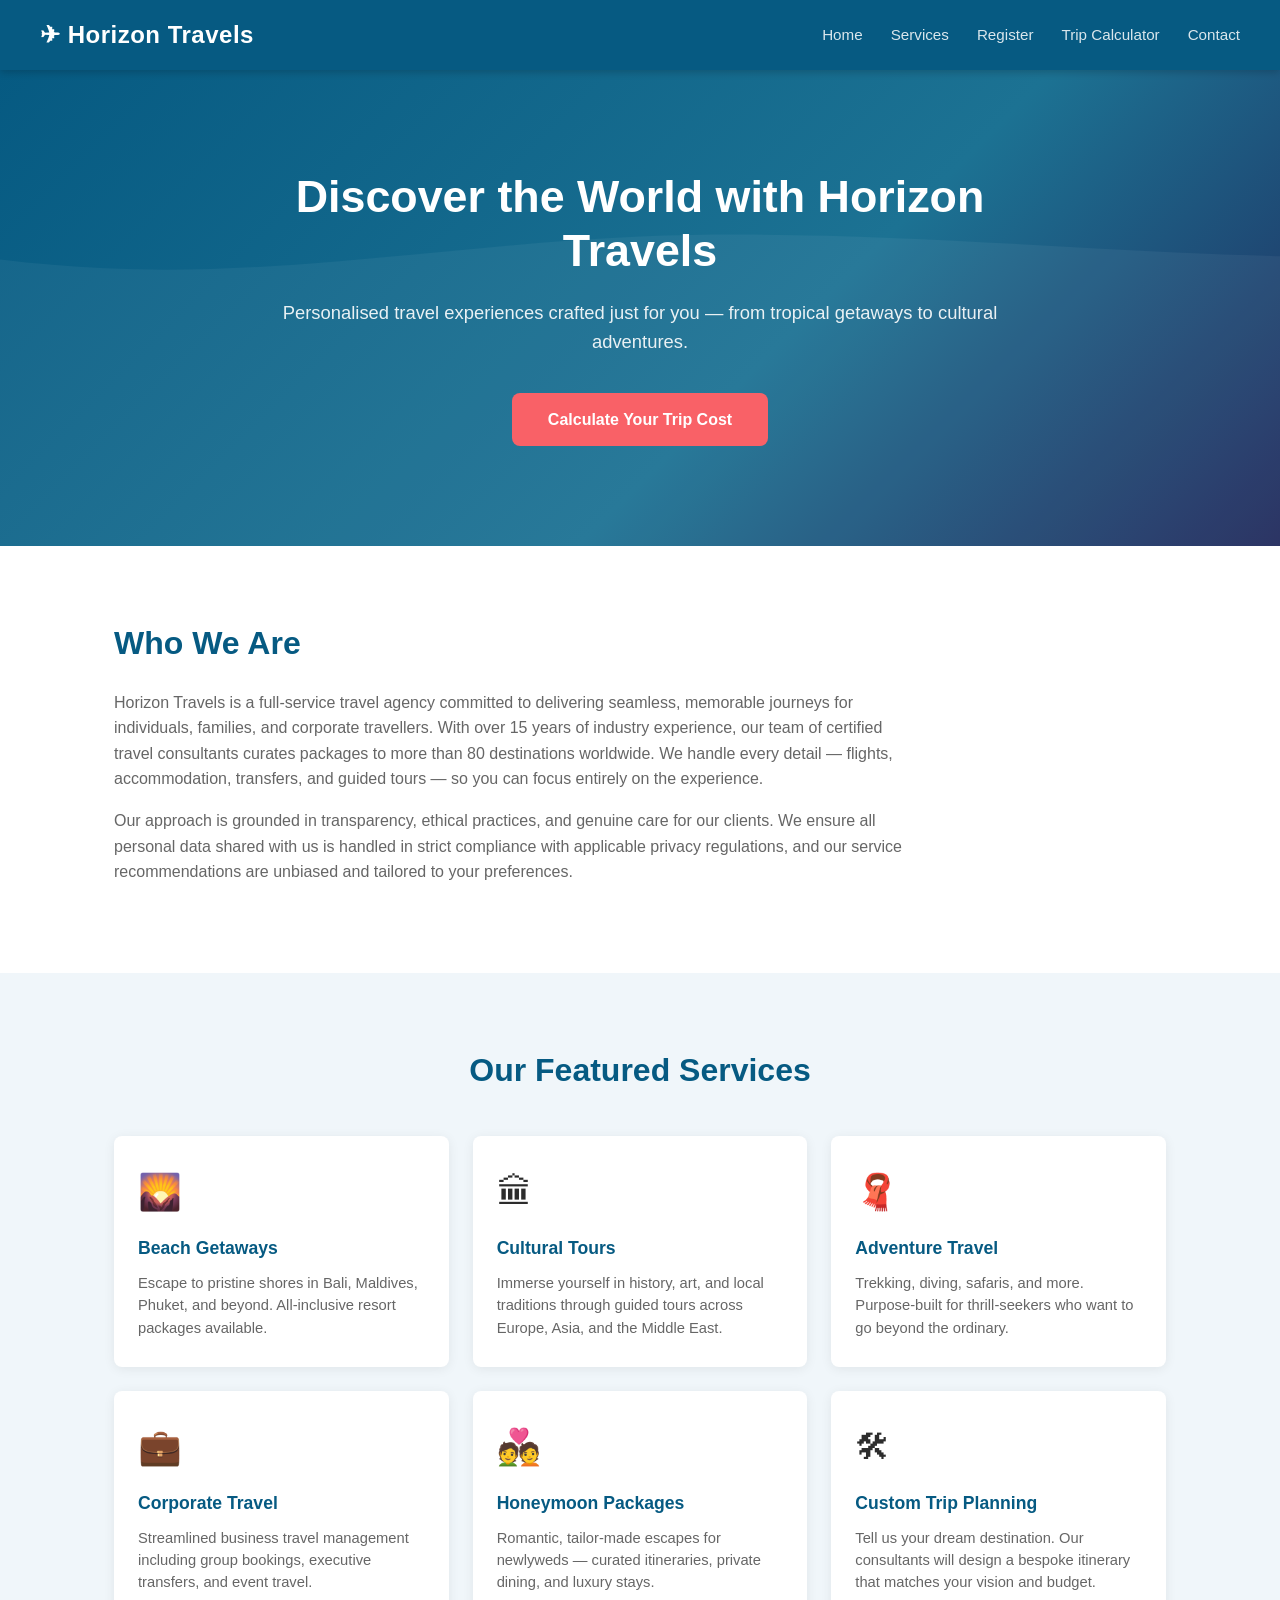
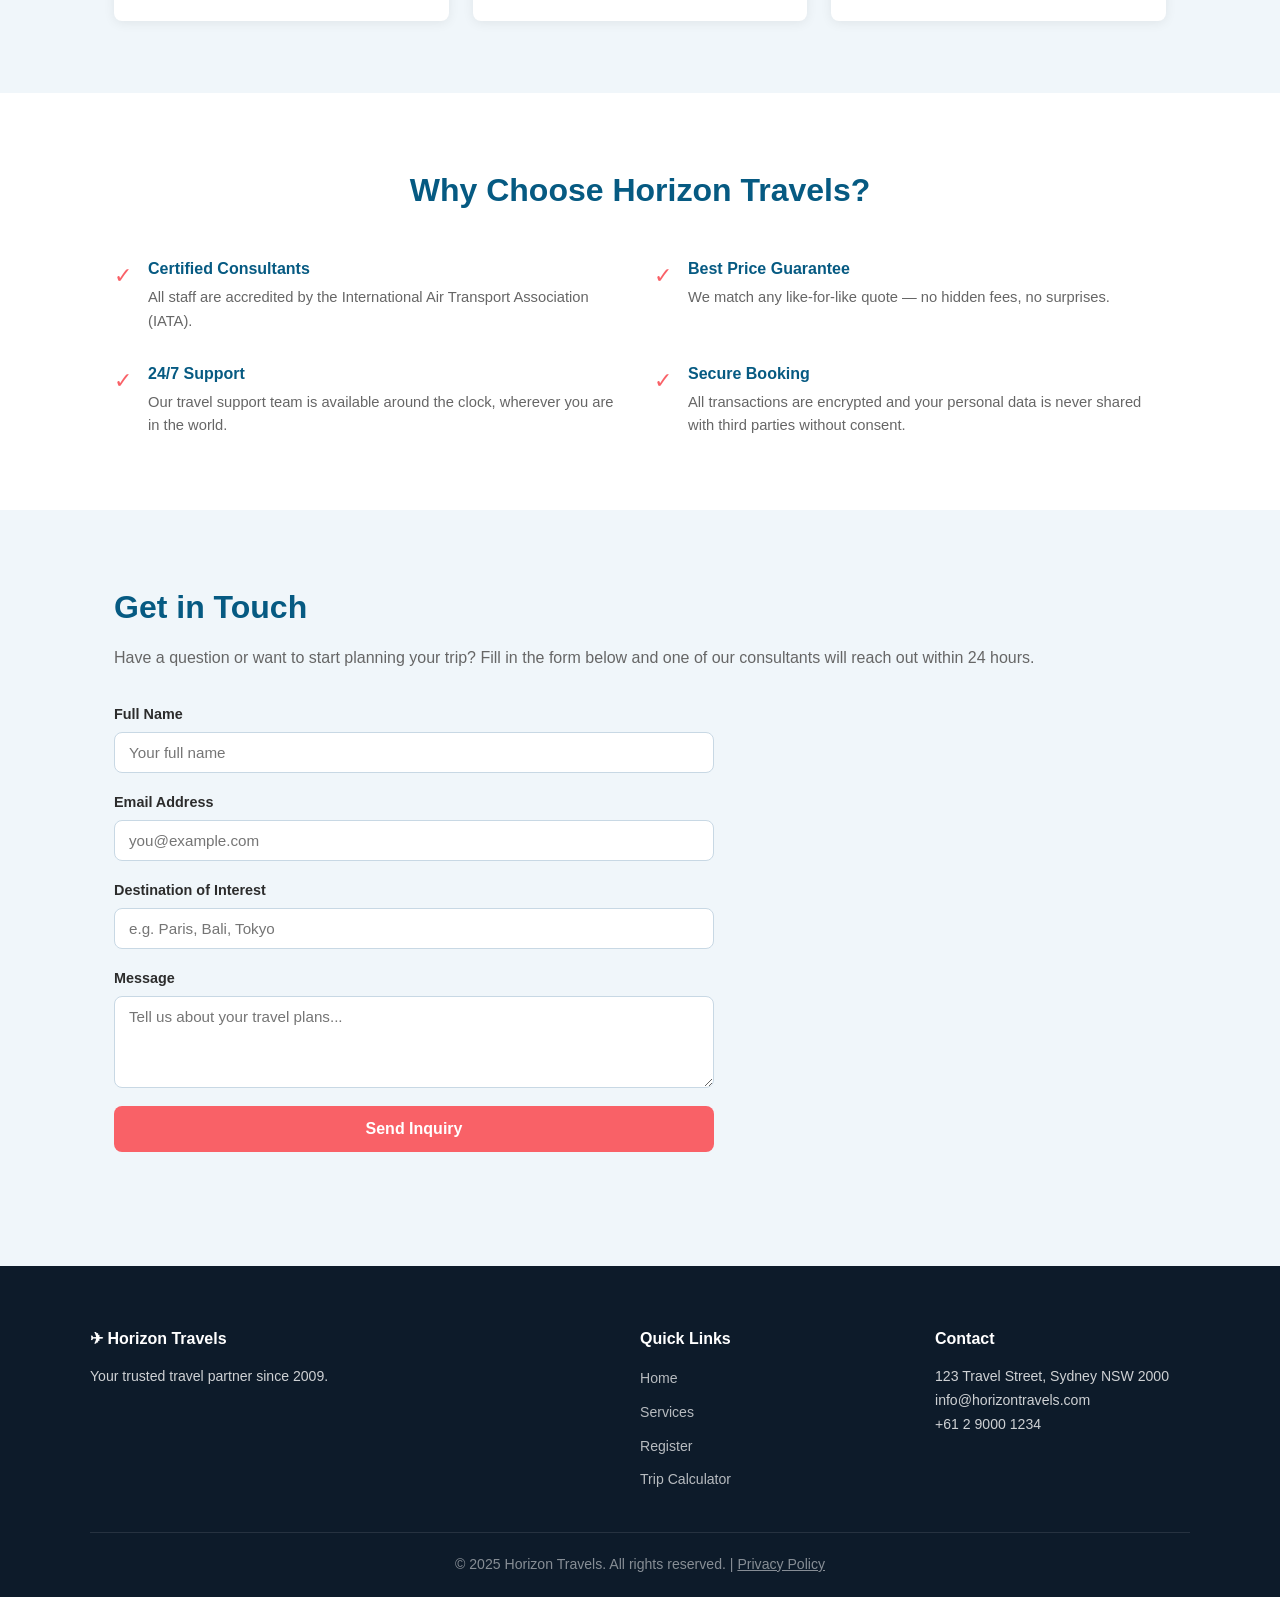
<file: html/index.html>
<!DOCTYPE html>
<html lang="en">
<head>
  <meta charset="UTF-8" />
  <meta name="viewport" content="width=device-width, initial-scale=1.0" />
  <title>Horizon Travel Agency</title>
  <link rel="stylesheet" href="style.css" />
</head>
<body>

  <!-- HEADER / NAVIGATION -->
  <header>
    <div class="logo">&#9992; Horizon Travels</div>
    <nav>
      <a href="index.html">Home</a>
      <a href="services.html">Services</a>
      <a href="register.html">Register</a>
      <a href="calculator.html">Trip Calculator</a>
      <a href="#contact">Contact</a>
    </nav>
  </header>

  <!-- BANNER / HERO -->
  <section class="hero">
    <div class="hero-content">
      <h1>Discover the World with Horizon Travels</h1>
      <p>Personalised travel experiences crafted just for you — from tropical getaways to cultural adventures.</p>
      <a href="calculator.html" class="btn">Calculate Your Trip Cost</a>
    </div>
  </section>

  <!-- INTRODUCTION -->
  <section class="intro">
    <div class="container">
      <h2>Who We Are</h2>
      <p>
        Horizon Travels is a full-service travel agency committed to delivering seamless, memorable journeys for individuals, families, and corporate travellers. With over 15 years of industry experience, our team of certified travel consultants curates packages to more than 80 destinations worldwide. We handle every detail — flights, accommodation, transfers, and guided tours — so you can focus entirely on the experience.
      </p>
      <p>
        Our approach is grounded in transparency, ethical practices, and genuine care for our clients. We ensure all personal data shared with us is handled in strict compliance with applicable privacy regulations, and our service recommendations are unbiased and tailored to your preferences.
      </p>
    </div>
  </section>

  <!-- FEATURED SERVICES -->
  <section class="services-preview">
    <div class="container">
      <h2>Our Featured Services</h2>
      <div class="cards">

        <div class="card">
          <div class="card-icon">&#127748;</div>
          <h3>Beach Getaways</h3>
          <p>Escape to pristine shores in Bali, Maldives, Phuket, and beyond. All-inclusive resort packages available.</p>
        </div>

        <div class="card">
          <div class="card-icon">&#127963;</div>
          <h3>Cultural Tours</h3>
          <p>Immerse yourself in history, art, and local traditions through guided tours across Europe, Asia, and the Middle East.</p>
        </div>

        <div class="card">
          <div class="card-icon">&#129507;</div>
          <h3>Adventure Travel</h3>
          <p>Trekking, diving, safaris, and more. Purpose-built for thrill-seekers who want to go beyond the ordinary.</p>
        </div>

        <div class="card">
          <div class="card-icon">&#128188;</div>
          <h3>Corporate Travel</h3>
          <p>Streamlined business travel management including group bookings, executive transfers, and event travel.</p>
        </div>

        <div class="card">
          <div class="card-icon">&#128145;</div>
          <h3>Honeymoon Packages</h3>
          <p>Romantic, tailor-made escapes for newlyweds — curated itineraries, private dining, and luxury stays.</p>
        </div>

        <div class="card">
          <div class="card-icon">&#128736;</div>
          <h3>Custom Trip Planning</h3>
          <p>Tell us your dream destination. Our consultants will design a bespoke itinerary that matches your vision and budget.</p>
        </div>

      </div>
    </div>
  </section>

  
  <section class="why-us">
    <div class="container">
      <h2>Why Choose Horizon Travels?</h2>
      <div class="reasons">
        <div class="reason">
          <span class="icon">&#10003;</span>
          <div>
            <strong>Certified Consultants</strong>
            <p>All staff are accredited by the International Air Transport Association (IATA).</p>
          </div>
        </div>
        <div class="reason">
          <span class="icon">&#10003;</span>
          <div>
            <strong>Best Price Guarantee</strong>
            <p>We match any like-for-like quote — no hidden fees, no surprises.</p>
          </div>
        </div>
        <div class="reason">
          <span class="icon">&#10003;</span>
          <div>
            <strong>24/7 Support</strong>
            <p>Our travel support team is available around the clock, wherever you are in the world.</p>
          </div>
        </div>
        <div class="reason">
          <span class="icon">&#10003;</span>
          <div>
            <strong>Secure Booking</strong>
            <p>All transactions are encrypted and your personal data is never shared with third parties without consent.</p>
          </div>
        </div>
      </div>
    </div>
  </section>

  
  <section class="contact" id="contact">
    <div class="container">
      <h2>Get in Touch</h2>
      <p>Have a question or want to start planning your trip? Fill in the form below and one of our consultants will reach out within 24 hours.</p>
      <form id="contactForm" onsubmit="submitForm(event)">
        <div class="form-group">
          <label for="name">Full Name</label>
          <input type="text" id="name" placeholder="Your full name" required />
        </div>
        <div class="form-group">
          <label for="email">Email Address</label>
          <input type="email" id="email" placeholder="you@example.com" required />
        </div>
        <div class="form-group">
          <label for="destination">Destination of Interest</label>
          <input type="text" id="destination" placeholder="e.g. Paris, Bali, Tokyo" />
        </div>
        <div class="form-group">
          <label for="message">Message</label>
          <textarea id="message" rows="4" placeholder="Tell us about your travel plans..." required></textarea>
        </div>
        <button type="submit" class="btn">Send Inquiry</button>
        <p id="formMsg" class="form-msg"></p>
      </form>
    </div>
  </section>

  
  <footer>
    <div class="footer-content">
      <div class="footer-col">
        <h4>&#9992; Horizon Travels</h4>
        <p>Your trusted travel partner since 2009.</p>
      </div>
      <div class="footer-col">
        <h4>Quick Links</h4>
        <ul>
          <li><a href="index.html">Home</a></li>
          <li><a href="services.html">Services</a></li>
          <li><a href="register.html">Register</a></li>
          <li><a href="calculator.html">Trip Calculator</a></li>
        </ul>
      </div>
      <div class="footer-col">
        <h4>Contact</h4>
        <p>123 Travel Street, Sydney NSW 2000</p>
        <p>info@horizontravels.com</p>
        <p>+61 2 9000 1234</p>
      </div>
    </div>
    <div class="footer-bottom">
      <p>&copy; 2025 Horizon Travels. All rights reserved. | <a href="#">Privacy Policy</a></p>
    </div>
  </footer>

  <script src="script.js"></script>
</body>
</html>
</file>
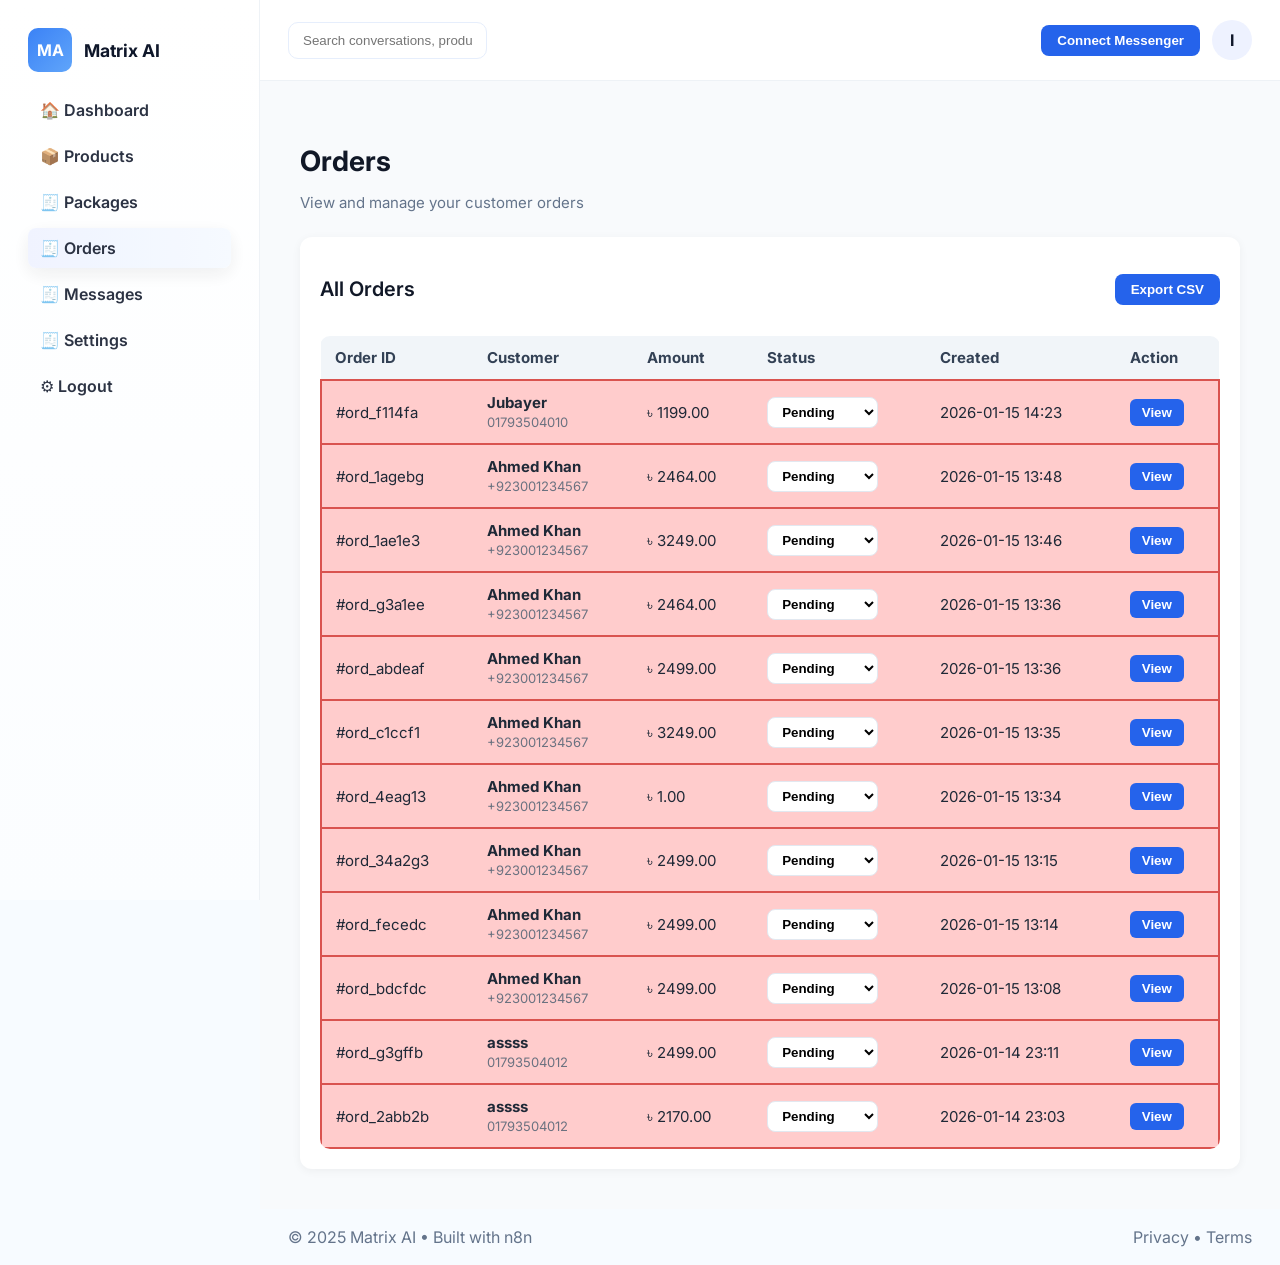
<file: ordersview.html>
<!doctype html>
<html lang="en">
<head>
  <meta charset="utf-8" />
  <meta name="viewport" content="width=device-width, initial-scale=1" />
  <title>Dashboard | Matrix AI</title>
  <link rel="preconnect" href="https://fonts.gstatic.com">
  <link href="https://fonts.googleapis.com/css2?family=Inter:wght@300;400;600;700;800&display=swap" rel="stylesheet">

  <style>
/* ==============================
   ROOT VARIABLES & BASE STYLES
============================== */
:root {
  --bg: #f7fbff;
  --panel: #ffffff;
  --muted: #64748b;
  --accent: #2563eb;
  --soft: #f1f5f9;
  --radius: 12px;
  --shadow: 0 6px 20px rgba(16, 24, 40, 0.08);
  font-family: 'Inter', system-ui, -apple-system, 'Segoe UI', Roboto, 'Helvetica Neue', Arial;
}

* {
  box-sizing: border-box;
}

html, body {
  height: 100%;
  margin: 0;
  background: var(--bg);
  color: #0f172a;
  -webkit-font-smoothing: antialiased;
}

.app {
  display: flex;
  min-height: 100vh;
}

/* ==============================
   SIDEBAR
============================== */
.sidebar {
  width: 260px;
  background: linear-gradient(180deg, #fff, #fbfdff);
  padding: 28px;
  border-right: 1px solid #eef2f6;
  position: fixed;
  top: 0;
  left: 0;
  bottom: 0;
  transition: transform 0.3s ease;
  z-index: 1001;
}

.brand {
  display: flex;
  align-items: center;
  gap: 12px;
  margin-bottom: 18px;
}

.logo {
  width: 44px;
  height: 44px;
  border-radius: 10px;
  background: linear-gradient(135deg, var(--accent), #60a5fa);
  color: #fff;
  display: flex;
  align-items: center;
  justify-content: center;
  font-weight: 700;
}

.brand-text {
  font-weight: 700;
  font-size: 1.1rem;
}

.nav {
  display: flex;
  flex-direction: column;
  gap: 6px;
  margin-top: 18px;
}

.nav-item {
  padding: 10px 12px;
  border-radius: 8px;
  color: #0f172a;
  text-decoration: none;
  font-weight: 600;
  opacity: 0.88;
  transition: background 0.2s ease;
}

.nav-item:hover {
  background: var(--soft);
}

.nav-item.active {
  background: linear-gradient(90deg, #eef2ff, #f5faff);
  box-shadow: var(--shadow);
}

/* ==============================
   MAIN LAYOUT
============================== */
.main {
  flex: 1;
  display: flex;
  flex-direction: column;
  margin-left: 260px;
  transition: margin-left 0.3s ease;
}

/* ==============================
   TOPBAR
============================== */
.topbar {
  display: flex;
  justify-content: space-between;
  align-items: center;
  padding: 20px 28px;
  background: #fff;
  border-bottom: 1px solid #eef2f6;
}

.search-wrap {
  flex: 1;
  max-width: 640px;
}

.search {
  width: 100%;
  padding: 10px 14px;
  border-radius: 10px;
  border: 1px solid #e6eefc;
}

.top-actions {
  display: flex;
  align-items: center;
  gap: 12px;
}

/* Buttons & Avatar */
.btn-primary {
  background: var(--accent);
  color: #fff;
  border: none;
  padding: 10px 16px;
  border-radius: 10px;
  font-weight: 700;
  cursor: pointer;
  transition: background 0.2s ease;
}

.btn-primary:hover {
  background: #1e4ed8;
}

.avatar {
  width: 40px;
  height: 40px;
  border-radius: 50%;
  background: #eef2ff;
  display: flex;
  align-items: center;
  justify-content: center;
  font-weight: 700;
  cursor: pointer;
}

/* ==============================
   CONTENT & FOOTER
============================== */
.content {
  padding: 20px 28px 40px;
}

.footer {
  padding: 18px 28px;
  color: var(--muted);
  display: flex;
  justify-content: space-between;
}

/* ==============================
   HAMBURGER MENU
============================== */
.menu-toggle {
  background: none;
  border: none;
  font-size: 1.6rem;
  cursor: pointer;
  display: none;
  padding: 6px 10px;
}

/* ==============================
   OVERLAY (MOBILE BACKDROP)
============================== */
.overlay {
  position: fixed;
  top: 0;
  left: 0;
  width: 100%;
  height: 100%;
  background: rgba(15, 23, 42, 0.5);
  opacity: 0;
  visibility: hidden;
  transition: opacity 0.3s ease;
  z-index: 1000;
}

.overlay.active {
  opacity: 1;
  visibility: visible;
}

/* ==============================
   RESPONSIVE DESIGN
============================== */
@media (max-width: 1000px) {
  .menu-toggle {
    display: block; /* show hamburger */
  }

  .sidebar {
    transform: translateX(-100%);
  }

  .sidebar.active {
    transform: translateX(0);
  }

  .main {
    margin-left: 0;
  }

  body.sidebar-open {
    overflow: hidden; /* prevent scroll when sidebar open */
  }

  .search-wrap {
    display: none; /* hide search if screen too small */
  }
}

@media (max-width: 600px) {
  .btn-primary {
    padding: 8px;
    font-size: 0.85rem;
  }

  .topbar {
    padding: 16px;
  }

  .content {
    padding: 16px;
  }
}

</style>
  
<style>
/* =====================
   BASE STYLING
===================== */
:root {
  --primary: #2563eb;
  --accent: #3b82f6;
  --bg-light: #f8fafc;
  --border: #e2e8f0;
  --muted: #64748b;
}

.content {
  padding: 20px;
  background: var(--bg-light);
  min-height: 100vh;
  font-family: 'Inter', sans-serif;
}

.page-header {
  margin-bottom: 25px;
}

.page-header h1 {
  font-size: 28px;
  font-weight: 700;
  color: #111827;
  margin-bottom: 5px;
}

.page-header .sub {
  color: var(--muted);
  font-size: 15px;
}

/* =====================
   PANEL & BUTTON
===================== */
.panel {
  background: #fff;
  border-radius: 12px;
  box-shadow: 0 2px 10px rgba(0,0,0,0.05);
  padding: 20px;
}

.panel-header {
  display: flex;
  justify-content: space-between;
  align-items: center;
  margin-bottom: 15px;
}

.panel-header h3 {
  font-size: 20px;
  font-weight: 600;
  color: #111827;
}

.btn-primary {
  background: var(--primary);
  color: #fff;
  border: none;
  padding: 8px 16px;
  border-radius: 8px;
  font-weight: 600;
  cursor: pointer;
  transition: background 0.2s ease;
}
.btn-primary:hover {
  background: var(--accent);
}

/* =====================
   TABLE STYLING
===================== */
.orders-table {
  width: 100%;
  border-collapse: collapse;
  border-radius: 10px;
  overflow: hidden;
}

.orders-table th,
.orders-table td {
  padding: 12px 14px;
  text-align: left;
  border-bottom: 1px solid var(--border);
  font-size: 15px;
  color: #1f2937;
}

.orders-table th {
  background-color: #f1f5f9;
  font-weight: 700;
  color: #334155;
}

.orders-table tr:hover {
  background-color: #f9fafb;
}

/* =====================
   STATUS SELECT
===================== */
.status-select {
  padding: 6px 10px;
  border-radius: 8px;
  border: 1px solid #e2e8f0;
  background: white;
  font-weight: 600;
  cursor: pointer;
}
.status-select:focus {
  outline: none;
  border-color: var(--accent);
}

/* =====================
   RESPONSIVE DESIGN
===================== */
@media (max-width: 768px) {
  .panel-header {
    flex-direction: column;
    align-items: flex-start;
    gap: 10px;
  }

  .orders-table,
  .orders-table thead,
  .orders-table tbody,
  .orders-table th,
  .orders-table td,
  .orders-table tr {
    display: block;
  }

  .orders-table thead {
    display: none;
  }

  .orders-table tr {
    background: #fff;
    margin-bottom: 15px;
    border: 1px solid var(--border);
    border-radius: 10px;
    padding: 12px 14px;
    box-shadow: 0 2px 6px rgba(0,0,0,0.03);
  }

  .orders-table td {
    border: none;
    display: flex;
    justify-content: space-between;
    align-items: center;
    font-size: 15px;
    padding: 8px 0;
  }

  .orders-table td::before {
    content: attr(data-label);
    font-weight: 600;
    color: var(--muted);
  }

  .orders-table td:last-child {
    border-bottom: none;
  }

  .orders-table td select {
    width: 100%;
    margin-top: 5px;
  }
  


  /* Add labels for mobile using data-labels dynamically */
  .orders-table td:nth-child(1)::before { content: "Order ID"; }
  .orders-table td:nth-child(2)::before { content: "Product"; }
  .orders-table td:nth-child(3)::before { content: "Customer ID"; }
  .orders-table td:nth-child(4)::before { content: "Amount"; }
  .orders-table td:nth-child(5)::before { content: "Status"; }
  .orders-table td:nth-child(6)::before { content: "Created At"; }
}

</style>

</head>

<body>
  <div class="app">
  <!-- Sidebar -->
  <aside class="sidebar" id="sidebar">
    <div class="brand">
      <div class="logo">MA</div>
      <div class="brand-text">Matrix AI</div>
    </div>
    <nav class="nav">
      <a class="nav-item " href="/db">🏠 Dashboard</a>
      <a class="nav-item " href="/dbproducts">📦 Products</a>
      <a class="nav-item " href="/dbpackages">🧾 Packages</a>
      <a class="nav-item active" href="/dborders">🧾 Orders</a>
      <a class="nav-item " href="/dbchats">🧾 Messages</a>
      <a class="nav-item " href="/dboptions">🧾 Settings</a>
      
      
      
      
      <a class="nav-item" href="/logout">⚙️ Logout</a>
    </nav>
  </aside>

 <!-- Overlay -->
    <div id="overlay" class="overlay"></div>

  <!-- Main -->
  <main class="main">
    <header class="topbar">
        <div class="left-section">
          <!-- Hamburger button (only visible on mobile) -->
          <button id="menuToggle" class="menu-toggle">☰</button>

          <div class="search-wrap">
            <input class="search" placeholder="Search conversations, products..." />
          </div>
        </div>

        <div class="top-actions">
          <button id="connectBtn" class="btn-primary">Connect Messenger</button>
          <div class="avatar" id="avatarMenu">I</div>
        </div>
      </header>


    <section class="content">
      

<!-- Main -->

      

    <!-- Content -->
    <div class="content">
      <div class="page-header">
        <h1>Orders</h1>
        <p class="sub">View and manage your customer orders</p>
      </div>

      <!-- Orders Table -->
      <div class="panel" style="margin-top:20px;">
        <div class="panel-header">
          <h3>All Orders</h3>
          <button class="btn-primary">Export CSV</button>
        </div>

        <table class="orders-table">
  <thead>
    <tr>
      <th>Order ID</th>
      <th>Customer</th>
      <th>Amount</th>
      <th>Status</th>
      <th>Created</th>
      <th>Action</th>
    </tr>
  </thead>
  <tbody>
    
    <tr  style="background-color: #ffcccc; color: #9b1c1c; border: 2px solid #d9534f;">

      <td>#ord_f114fa</td>
      

      <td>
        <strong>Jubayer</strong><br>
        <small class="muted">01793504010</small>
      </td>
      <td>৳ 1199.00</td>
      <td>
        <select class="status-select" data-order-id="20">
          
            <option value="draft" >
              Draft
            </option>
          
            <option value="pending" selected>
              Pending
            </option>
          
            <option value="delivering" >
              Delivering
            </option>
          
            <option value="completed" >
              Completed
            </option>
          
            <option value="refunded" >
              Refunded
            </option>
          
        </select>
      </td>
      <td>2026-01-15 14:23</td>
      <td>
        <button class="btn-view" onclick="openOrderModal(20)">
          View
        </button>
      </td>
    </tr>
    
    <tr  style="background-color: #ffcccc; color: #9b1c1c; border: 2px solid #d9534f;">

      <td>#ord_1agebg</td>
      

      <td>
        <strong>Ahmed Khan</strong><br>
        <small class="muted">+923001234567</small>
      </td>
      <td>৳ 2464.00</td>
      <td>
        <select class="status-select" data-order-id="19">
          
            <option value="draft" >
              Draft
            </option>
          
            <option value="pending" selected>
              Pending
            </option>
          
            <option value="delivering" >
              Delivering
            </option>
          
            <option value="completed" >
              Completed
            </option>
          
            <option value="refunded" >
              Refunded
            </option>
          
        </select>
      </td>
      <td>2026-01-15 13:48</td>
      <td>
        <button class="btn-view" onclick="openOrderModal(19)">
          View
        </button>
      </td>
    </tr>
    
    <tr  style="background-color: #ffcccc; color: #9b1c1c; border: 2px solid #d9534f;">

      <td>#ord_1ae1e3</td>
      

      <td>
        <strong>Ahmed Khan</strong><br>
        <small class="muted">+923001234567</small>
      </td>
      <td>৳ 3249.00</td>
      <td>
        <select class="status-select" data-order-id="18">
          
            <option value="draft" >
              Draft
            </option>
          
            <option value="pending" selected>
              Pending
            </option>
          
            <option value="delivering" >
              Delivering
            </option>
          
            <option value="completed" >
              Completed
            </option>
          
            <option value="refunded" >
              Refunded
            </option>
          
        </select>
      </td>
      <td>2026-01-15 13:46</td>
      <td>
        <button class="btn-view" onclick="openOrderModal(18)">
          View
        </button>
      </td>
    </tr>
    
    <tr  style="background-color: #ffcccc; color: #9b1c1c; border: 2px solid #d9534f;">

      <td>#ord_g3a1ee</td>
      

      <td>
        <strong>Ahmed Khan</strong><br>
        <small class="muted">+923001234567</small>
      </td>
      <td>৳ 2464.00</td>
      <td>
        <select class="status-select" data-order-id="17">
          
            <option value="draft" >
              Draft
            </option>
          
            <option value="pending" selected>
              Pending
            </option>
          
            <option value="delivering" >
              Delivering
            </option>
          
            <option value="completed" >
              Completed
            </option>
          
            <option value="refunded" >
              Refunded
            </option>
          
        </select>
      </td>
      <td>2026-01-15 13:36</td>
      <td>
        <button class="btn-view" onclick="openOrderModal(17)">
          View
        </button>
      </td>
    </tr>
    
    <tr  style="background-color: #ffcccc; color: #9b1c1c; border: 2px solid #d9534f;">

      <td>#ord_abdeaf</td>
      

      <td>
        <strong>Ahmed Khan</strong><br>
        <small class="muted">+923001234567</small>
      </td>
      <td>৳ 2499.00</td>
      <td>
        <select class="status-select" data-order-id="16">
          
            <option value="draft" >
              Draft
            </option>
          
            <option value="pending" selected>
              Pending
            </option>
          
            <option value="delivering" >
              Delivering
            </option>
          
            <option value="completed" >
              Completed
            </option>
          
            <option value="refunded" >
              Refunded
            </option>
          
        </select>
      </td>
      <td>2026-01-15 13:36</td>
      <td>
        <button class="btn-view" onclick="openOrderModal(16)">
          View
        </button>
      </td>
    </tr>
    
    <tr  style="background-color: #ffcccc; color: #9b1c1c; border: 2px solid #d9534f;">

      <td>#ord_c1ccf1</td>
      

      <td>
        <strong>Ahmed Khan</strong><br>
        <small class="muted">+923001234567</small>
      </td>
      <td>৳ 3249.00</td>
      <td>
        <select class="status-select" data-order-id="15">
          
            <option value="draft" >
              Draft
            </option>
          
            <option value="pending" selected>
              Pending
            </option>
          
            <option value="delivering" >
              Delivering
            </option>
          
            <option value="completed" >
              Completed
            </option>
          
            <option value="refunded" >
              Refunded
            </option>
          
        </select>
      </td>
      <td>2026-01-15 13:35</td>
      <td>
        <button class="btn-view" onclick="openOrderModal(15)">
          View
        </button>
      </td>
    </tr>
    
    <tr  style="background-color: #ffcccc; color: #9b1c1c; border: 2px solid #d9534f;">

      <td>#ord_4eag13</td>
      

      <td>
        <strong>Ahmed Khan</strong><br>
        <small class="muted">+923001234567</small>
      </td>
      <td>৳ 1.00</td>
      <td>
        <select class="status-select" data-order-id="14">
          
            <option value="draft" >
              Draft
            </option>
          
            <option value="pending" selected>
              Pending
            </option>
          
            <option value="delivering" >
              Delivering
            </option>
          
            <option value="completed" >
              Completed
            </option>
          
            <option value="refunded" >
              Refunded
            </option>
          
        </select>
      </td>
      <td>2026-01-15 13:34</td>
      <td>
        <button class="btn-view" onclick="openOrderModal(14)">
          View
        </button>
      </td>
    </tr>
    
    <tr  style="background-color: #ffcccc; color: #9b1c1c; border: 2px solid #d9534f;">

      <td>#ord_34a2g3</td>
      

      <td>
        <strong>Ahmed Khan</strong><br>
        <small class="muted">+923001234567</small>
      </td>
      <td>৳ 2499.00</td>
      <td>
        <select class="status-select" data-order-id="12">
          
            <option value="draft" >
              Draft
            </option>
          
            <option value="pending" selected>
              Pending
            </option>
          
            <option value="delivering" >
              Delivering
            </option>
          
            <option value="completed" >
              Completed
            </option>
          
            <option value="refunded" >
              Refunded
            </option>
          
        </select>
      </td>
      <td>2026-01-15 13:15</td>
      <td>
        <button class="btn-view" onclick="openOrderModal(12)">
          View
        </button>
      </td>
    </tr>
    
    <tr  style="background-color: #ffcccc; color: #9b1c1c; border: 2px solid #d9534f;">

      <td>#ord_fecedc</td>
      

      <td>
        <strong>Ahmed Khan</strong><br>
        <small class="muted">+923001234567</small>
      </td>
      <td>৳ 2499.00</td>
      <td>
        <select class="status-select" data-order-id="11">
          
            <option value="draft" >
              Draft
            </option>
          
            <option value="pending" selected>
              Pending
            </option>
          
            <option value="delivering" >
              Delivering
            </option>
          
            <option value="completed" >
              Completed
            </option>
          
            <option value="refunded" >
              Refunded
            </option>
          
        </select>
      </td>
      <td>2026-01-15 13:14</td>
      <td>
        <button class="btn-view" onclick="openOrderModal(11)">
          View
        </button>
      </td>
    </tr>
    
    <tr  style="background-color: #ffcccc; color: #9b1c1c; border: 2px solid #d9534f;">

      <td>#ord_bdcfdc</td>
      

      <td>
        <strong>Ahmed Khan</strong><br>
        <small class="muted">+923001234567</small>
      </td>
      <td>৳ 2499.00</td>
      <td>
        <select class="status-select" data-order-id="10">
          
            <option value="draft" >
              Draft
            </option>
          
            <option value="pending" selected>
              Pending
            </option>
          
            <option value="delivering" >
              Delivering
            </option>
          
            <option value="completed" >
              Completed
            </option>
          
            <option value="refunded" >
              Refunded
            </option>
          
        </select>
      </td>
      <td>2026-01-15 13:08</td>
      <td>
        <button class="btn-view" onclick="openOrderModal(10)">
          View
        </button>
      </td>
    </tr>
    
    <tr  style="background-color: #ffcccc; color: #9b1c1c; border: 2px solid #d9534f;">

      <td>#ord_g3gffb</td>
      

      <td>
        <strong>assss</strong><br>
        <small class="muted">01793504012</small>
      </td>
      <td>৳ 2499.00</td>
      <td>
        <select class="status-select" data-order-id="7">
          
            <option value="draft" >
              Draft
            </option>
          
            <option value="pending" selected>
              Pending
            </option>
          
            <option value="delivering" >
              Delivering
            </option>
          
            <option value="completed" >
              Completed
            </option>
          
            <option value="refunded" >
              Refunded
            </option>
          
        </select>
      </td>
      <td>2026-01-14 23:11</td>
      <td>
        <button class="btn-view" onclick="openOrderModal(7)">
          View
        </button>
      </td>
    </tr>
    
    <tr  style="background-color: #ffcccc; color: #9b1c1c; border: 2px solid #d9534f;">

      <td>#ord_2abb2b</td>
      

      <td>
        <strong>assss</strong><br>
        <small class="muted">01793504012</small>
      </td>
      <td>৳ 2170.00</td>
      <td>
        <select class="status-select" data-order-id="6">
          
            <option value="draft" >
              Draft
            </option>
          
            <option value="pending" selected>
              Pending
            </option>
          
            <option value="delivering" >
              Delivering
            </option>
          
            <option value="completed" >
              Completed
            </option>
          
            <option value="refunded" >
              Refunded
            </option>
          
        </select>
      </td>
      <td>2026-01-14 23:03</td>
      <td>
        <button class="btn-view" onclick="openOrderModal(6)">
          View
        </button>
      </td>
    </tr>
    
  </tbody>
</table>



<div class="modal" id="orderModal20">
  <div class="modal-content">

    <div class="modal-header">
      <h3>Order #ord_f114fa</h3>
      <span class="close" onclick="closeOrderModal(20)">&times;</span>
    </div>

    <div class="modal-body">

      <p><strong>Customer:</strong> Jubayer</p>
      <p><strong>Phone:</strong> 01793504010</p>
      <p><strong>Address:</strong> Basundhara R/A</p>
      

      <!-- ✅ STATUS SELECT (JSON BUTTON SAFE) -->
      <p>
        <strong>Status:</strong>
        <select class="status-select" data-order-id="20">
          
            <option value="draft" >
              Draft
            </option>
          
            <option value="pending" selected>
              Pending
            </option>
          
            <option value="delivering" >
              Delivering
            </option>
          
            <option value="completed" >
              Completed
            </option>
          
            <option value="refunded" >
              Refunded
            </option>
          
        </select>
      </p>

      <hr>

      <h4>Items</h4>
      <table class="items-table">
        <thead>
          <tr>
            <th>Product</th>
            <th>Qty</th>
            <th>Price</th>
            <th>Line Total</th>
          </tr>
        </thead>

        <tbody>
          

          
          <tr>
            <!-- ✅ SAFE: works for internal + external products -->
            <td>
              Turkish Crafted Jaunamaz
              
              <br><small class="muted">SKU: 1</small>
              
            </td>

            <td>1</td>
            <td>৳ 0.00</td>

            <!-- ✅ NO BROKEN MATH -->
            <td>
              ৳ 0.00 × 1
            </td>
          </tr>
          

          
          <tr>
            <!-- ✅ SAFE: works for internal + external products -->
            <td>
              6&quot; Inch Bangla Quran
              
              <br><small class="muted">SKU: 5</small>
              
            </td>

            <td>1</td>
            <td>৳ 700.00</td>

            <!-- ✅ NO BROKEN MATH -->
            <td>
              ৳ 700.00 × 1
            </td>
          </tr>
          

          
          <tr>
            <!-- ✅ SAFE: works for internal + external products -->
            <td>
              Book Mark
              
              <br><small class="muted">SKU: 10</small>
              
            </td>

            <td>1</td>
            <td>৳ 10.00</td>

            <!-- ✅ NO BROKEN MATH -->
            <td>
              ৳ 10.00 × 1
            </td>
          </tr>
          

          
          <tr>
            <!-- ✅ SAFE: works for internal + external products -->
            <td>
              Attar Box
              
              <br><small class="muted">SKU: 11</small>
              
            </td>

            <td>1</td>
            <td>৳ 100.00</td>

            <!-- ✅ NO BROKEN MATH -->
            <td>
              ৳ 100.00 × 1
            </td>
          </tr>
          

          
          <tr>
            <!-- ✅ SAFE: works for internal + external products -->
            <td>
              Shurma
              
              <br><small class="muted">SKU: 13</small>
              
            </td>

            <td>1</td>
            <td>৳ 100.00</td>

            <!-- ✅ NO BROKEN MATH -->
            <td>
              ৳ 100.00 × 1
            </td>
          </tr>
          

          
          <tr>
            <!-- ✅ SAFE: works for internal + external products -->
            <td>
              Shurma Dani
              
              <br><small class="muted">SKU: 14</small>
              
            </td>

            <td>1</td>
            <td>৳ 100.00</td>

            <!-- ✅ NO BROKEN MATH -->
            <td>
              ৳ 100.00 × 1
            </td>
          </tr>
          

          
          <tr>
            <!-- ✅ SAFE: works for internal + external products -->
            <td>
              Meshwak
              
              <br><small class="muted">SKU: 15</small>
              
            </td>

            <td>1</td>
            <td>৳ 20.00</td>

            <!-- ✅ NO BROKEN MATH -->
            <td>
              ৳ 20.00 × 1
            </td>
          </tr>
          

          
          <tr>
            <!-- ✅ SAFE: works for internal + external products -->
            <td>
              100 Dana Tajbi
              
              <br><small class="muted">SKU: 16</small>
              
            </td>

            <td>1</td>
            <td>৳ 70.00</td>

            <!-- ✅ NO BROKEN MATH -->
            <td>
              ৳ 70.00 × 1
            </td>
          </tr>
          

          
          <tr>
            <!-- ✅ SAFE: works for internal + external products -->
            <td>
              5 Mini Rose Flower
              
              <br><small class="muted">SKU: 19</small>
              
            </td>

            <td>1</td>
            <td>৳ 10.00</td>

            <!-- ✅ NO BROKEN MATH -->
            <td>
              ৳ 10.00 × 1
            </td>
          </tr>
          

          
          <tr>
            <!-- ✅ SAFE: works for internal + external products -->
            <td>
              9.5/9.5 Inc Premium Quality Velvet Box
              
              <br><small class="muted">SKU: 23</small>
              
            </td>

            <td>1</td>
            <td>৳ 550.00</td>

            <!-- ✅ NO BROKEN MATH -->
            <td>
              ৳ 550.00 × 1
            </td>
          </tr>
          

          
          <tr>
            <!-- ✅ SAFE: works for internal + external products -->
            <td>
              Kit kat, Dairy Milk, Snickers
              
              <br><small class="muted">SKU: 27</small>
              
            </td>

            <td>1</td>
            <td>৳ 35.00</td>

            <!-- ✅ NO BROKEN MATH -->
            <td>
              ৳ 35.00 × 1
            </td>
          </tr>
          

          
          <tr>
            <!-- ✅ SAFE: works for internal + external products -->
            <td>
              Dua Card
              
              <br><small class="muted">SKU: 28</small>
              
            </td>

            <td>1</td>
            <td>৳ 10.00</td>

            <!-- ✅ NO BROKEN MATH -->
            <td>
              ৳ 10.00 × 1
            </td>
          </tr>
          
        </tbody>
      </table>

      <div class="total">
        <strong>Total Amount:</strong> ৳ 1199.00
      </div>

    </div>
  </div>
</div>

<div class="modal" id="orderModal19">
  <div class="modal-content">

    <div class="modal-header">
      <h3>Order #ord_1agebg</h3>
      <span class="close" onclick="closeOrderModal(19)">&times;</span>
    </div>

    <div class="modal-body">

      <p><strong>Customer:</strong> Ahmed Khan</p>
      <p><strong>Phone:</strong> +923001234567</p>
      <p><strong>Address:</strong> House 45, Gulshan Block 7</p>
      

      <!-- ✅ STATUS SELECT (JSON BUTTON SAFE) -->
      <p>
        <strong>Status:</strong>
        <select class="status-select" data-order-id="19">
          
            <option value="draft" >
              Draft
            </option>
          
            <option value="pending" selected>
              Pending
            </option>
          
            <option value="delivering" >
              Delivering
            </option>
          
            <option value="completed" >
              Completed
            </option>
          
            <option value="refunded" >
              Refunded
            </option>
          
        </select>
      </p>

      <hr>

      <h4>Items</h4>
      <table class="items-table">
        <thead>
          <tr>
            <th>Product</th>
            <th>Qty</th>
            <th>Price</th>
            <th>Line Total</th>
          </tr>
        </thead>

        <tbody>
          

          
          <tr>
            <!-- ✅ SAFE: works for internal + external products -->
            <td>
              Counter Tajbi
              
              <br><small class="muted">SKU: 17</small>
              
            </td>

            <td>1</td>
            <td>৳ 80.00</td>

            <!-- ✅ NO BROKEN MATH -->
            <td>
              ৳ 80.00 × 1
            </td>
          </tr>
          

          
          <tr>
            <!-- ✅ SAFE: works for internal + external products -->
            <td>
              Turkish Crafted Jaunamaz
              
              <br><small class="muted">SKU: 1</small>
              
            </td>

            <td>1</td>
            <td>৳ 550.00</td>

            <!-- ✅ NO BROKEN MATH -->
            <td>
              ৳ 550.00 × 1
            </td>
          </tr>
          

          
          <tr>
            <!-- ✅ SAFE: works for internal + external products -->
            <td>
              6&quot; Inch Bangla Quran
              
              <br><small class="muted">SKU: 5</small>
              
            </td>

            <td>1</td>
            <td>৳ 700.00</td>

            <!-- ✅ NO BROKEN MATH -->
            <td>
              ৳ 700.00 × 1
            </td>
          </tr>
          

          
          <tr>
            <!-- ✅ SAFE: works for internal + external products -->
            <td>
              Hat+ Pa moja
              
              <br><small class="muted">SKU: 9</small>
              
            </td>

            <td>1</td>
            <td>৳ 100.00</td>

            <!-- ✅ NO BROKEN MATH -->
            <td>
              ৳ 100.00 × 1
            </td>
          </tr>
          

          
          <tr>
            <!-- ✅ SAFE: works for internal + external products -->
            <td>
              Book Mark
              
              <br><small class="muted">SKU: 10</small>
              
            </td>

            <td>1</td>
            <td>৳ 10.00</td>

            <!-- ✅ NO BROKEN MATH -->
            <td>
              ৳ 10.00 × 1
            </td>
          </tr>
          

          
          <tr>
            <!-- ✅ SAFE: works for internal + external products -->
            <td>
              Attar Box
              
              <br><small class="muted">SKU: 11</small>
              
            </td>

            <td>1</td>
            <td>৳ 100.00</td>

            <!-- ✅ NO BROKEN MATH -->
            <td>
              ৳ 100.00 × 1
            </td>
          </tr>
          

          
          <tr>
            <!-- ✅ SAFE: works for internal + external products -->
            <td>
              Shurma
              
              <br><small class="muted">SKU: 13</small>
              
            </td>

            <td>1</td>
            <td>৳ 100.00</td>

            <!-- ✅ NO BROKEN MATH -->
            <td>
              ৳ 100.00 × 1
            </td>
          </tr>
          

          
          <tr>
            <!-- ✅ SAFE: works for internal + external products -->
            <td>
              Shurma Dani
              
              <br><small class="muted">SKU: 14</small>
              
            </td>

            <td>1</td>
            <td>৳ 100.00</td>

            <!-- ✅ NO BROKEN MATH -->
            <td>
              ৳ 100.00 × 1
            </td>
          </tr>
          

          
          <tr>
            <!-- ✅ SAFE: works for internal + external products -->
            <td>
              Meshwak
              
              <br><small class="muted">SKU: 15</small>
              
            </td>

            <td>1</td>
            <td>৳ 20.00</td>

            <!-- ✅ NO BROKEN MATH -->
            <td>
              ৳ 20.00 × 1
            </td>
          </tr>
          

          
          <tr>
            <!-- ✅ SAFE: works for internal + external products -->
            <td>
              100 Dana Tajbi
              
              <br><small class="muted">SKU: 16</small>
              
            </td>

            <td>1</td>
            <td>৳ 70.00</td>

            <!-- ✅ NO BROKEN MATH -->
            <td>
              ৳ 70.00 × 1
            </td>
          </tr>
          

          
          <tr>
            <!-- ✅ SAFE: works for internal + external products -->
            <td>
              Suti Hijab
              
              <br><small class="muted">SKU: 18</small>
              
            </td>

            <td>1</td>
            <td>৳ 280.00</td>

            <!-- ✅ NO BROKEN MATH -->
            <td>
              ৳ 280.00 × 1
            </td>
          </tr>
          

          
          <tr>
            <!-- ✅ SAFE: works for internal + external products -->
            <td>
              5 Mini Rose Flower
              
              <br><small class="muted">SKU: 19</small>
              
            </td>

            <td>1</td>
            <td>৳ 10.00</td>

            <!-- ✅ NO BROKEN MATH -->
            <td>
              ৳ 10.00 × 1
            </td>
          </tr>
          

          
          <tr>
            <!-- ✅ SAFE: works for internal + external products -->
            <td>
              Dua-Dorud and Zikr Book
              
              <br><small class="muted">SKU: 20</small>
              
            </td>

            <td>1</td>
            <td>৳ 50.00</td>

            <!-- ✅ NO BROKEN MATH -->
            <td>
              ৳ 50.00 × 1
            </td>
          </tr>
          

          
          <tr>
            <!-- ✅ SAFE: works for internal + external products -->
            <td>
              9.5/9.5 Inc Premium Quality Velvet Box
              
              <br><small class="muted">SKU: 23</small>
              
            </td>

            <td>1</td>
            <td>৳ 550.00</td>

            <!-- ✅ NO BROKEN MATH -->
            <td>
              ৳ 550.00 × 1
            </td>
          </tr>
          

          
          <tr>
            <!-- ✅ SAFE: works for internal + external products -->
            <td>
              Kit kat, Dairy Milk, Snickers
              
              <br><small class="muted">SKU: 27</small>
              
            </td>

            <td>1</td>
            <td>৳ 0.00</td>

            <!-- ✅ NO BROKEN MATH -->
            <td>
              ৳ 0.00 × 1
            </td>
          </tr>
          

          
          <tr>
            <!-- ✅ SAFE: works for internal + external products -->
            <td>
              Dua Card
              
              <br><small class="muted">SKU: 28</small>
              
            </td>

            <td>1</td>
            <td>৳ 10.00</td>

            <!-- ✅ NO BROKEN MATH -->
            <td>
              ৳ 10.00 × 1
            </td>
          </tr>
          
        </tbody>
      </table>

      <div class="total">
        <strong>Total Amount:</strong> ৳ 2464.00
      </div>

    </div>
  </div>
</div>

<div class="modal" id="orderModal18">
  <div class="modal-content">

    <div class="modal-header">
      <h3>Order #ord_1ae1e3</h3>
      <span class="close" onclick="closeOrderModal(18)">&times;</span>
    </div>

    <div class="modal-body">

      <p><strong>Customer:</strong> Ahmed Khan</p>
      <p><strong>Phone:</strong> +923001234567</p>
      <p><strong>Address:</strong> House 45, Gulshan Block 7</p>
      

      <!-- ✅ STATUS SELECT (JSON BUTTON SAFE) -->
      <p>
        <strong>Status:</strong>
        <select class="status-select" data-order-id="18">
          
            <option value="draft" >
              Draft
            </option>
          
            <option value="pending" selected>
              Pending
            </option>
          
            <option value="delivering" >
              Delivering
            </option>
          
            <option value="completed" >
              Completed
            </option>
          
            <option value="refunded" >
              Refunded
            </option>
          
        </select>
      </p>

      <hr>

      <h4>Items</h4>
      <table class="items-table">
        <thead>
          <tr>
            <th>Product</th>
            <th>Qty</th>
            <th>Price</th>
            <th>Line Total</th>
          </tr>
        </thead>

        <tbody>
          

          
          <tr>
            <!-- ✅ SAFE: works for internal + external products -->
            <td>
              Turkish Crafted Jaunamaz
              
              <br><small class="muted">SKU: 1</small>
              
            </td>

            <td>1</td>
            <td>৳ 550.00</td>

            <!-- ✅ NO BROKEN MATH -->
            <td>
              ৳ 550.00 × 1
            </td>
          </tr>
          

          
          <tr>
            <!-- ✅ SAFE: works for internal + external products -->
            <td>
              6&quot; Inch Bangla Quran
              
              <br><small class="muted">SKU: 5</small>
              
            </td>

            <td>1</td>
            <td>৳ 700.00</td>

            <!-- ✅ NO BROKEN MATH -->
            <td>
              ৳ 700.00 × 1
            </td>
          </tr>
          

          
          <tr>
            <!-- ✅ SAFE: works for internal + external products -->
            <td>
              Hat+ Pa moja
              
              <br><small class="muted">SKU: 9</small>
              
            </td>

            <td>1</td>
            <td>৳ 100.00</td>

            <!-- ✅ NO BROKEN MATH -->
            <td>
              ৳ 100.00 × 1
            </td>
          </tr>
          

          
          <tr>
            <!-- ✅ SAFE: works for internal + external products -->
            <td>
              Book Mark
              
              <br><small class="muted">SKU: 10</small>
              
            </td>

            <td>1</td>
            <td>৳ 10.00</td>

            <!-- ✅ NO BROKEN MATH -->
            <td>
              ৳ 10.00 × 1
            </td>
          </tr>
          

          
          <tr>
            <!-- ✅ SAFE: works for internal + external products -->
            <td>
              Attar Box
              
              <br><small class="muted">SKU: 11</small>
              
            </td>

            <td>1</td>
            <td>৳ 100.00</td>

            <!-- ✅ NO BROKEN MATH -->
            <td>
              ৳ 100.00 × 1
            </td>
          </tr>
          

          
          <tr>
            <!-- ✅ SAFE: works for internal + external products -->
            <td>
              Shurma
              
              <br><small class="muted">SKU: 13</small>
              
            </td>

            <td>1</td>
            <td>৳ 100.00</td>

            <!-- ✅ NO BROKEN MATH -->
            <td>
              ৳ 100.00 × 1
            </td>
          </tr>
          

          
          <tr>
            <!-- ✅ SAFE: works for internal + external products -->
            <td>
              Shurma Dani
              
              <br><small class="muted">SKU: 14</small>
              
            </td>

            <td>1</td>
            <td>৳ 100.00</td>

            <!-- ✅ NO BROKEN MATH -->
            <td>
              ৳ 100.00 × 1
            </td>
          </tr>
          

          
          <tr>
            <!-- ✅ SAFE: works for internal + external products -->
            <td>
              Meshwak
              
              <br><small class="muted">SKU: 15</small>
              
            </td>

            <td>1</td>
            <td>৳ 20.00</td>

            <!-- ✅ NO BROKEN MATH -->
            <td>
              ৳ 20.00 × 1
            </td>
          </tr>
          

          
          <tr>
            <!-- ✅ SAFE: works for internal + external products -->
            <td>
              100 Dana Tajbi
              
              <br><small class="muted">SKU: 16</small>
              
            </td>

            <td>1</td>
            <td>৳ 70.00</td>

            <!-- ✅ NO BROKEN MATH -->
            <td>
              ৳ 70.00 × 1
            </td>
          </tr>
          

          
          <tr>
            <!-- ✅ SAFE: works for internal + external products -->
            <td>
              Counter Tajbi
              
              <br><small class="muted">SKU: 17</small>
              
            </td>

            <td>1</td>
            <td>৳ 80.00</td>

            <!-- ✅ NO BROKEN MATH -->
            <td>
              ৳ 80.00 × 1
            </td>
          </tr>
          

          
          <tr>
            <!-- ✅ SAFE: works for internal + external products -->
            <td>
              Suti Hijab
              
              <br><small class="muted">SKU: 18</small>
              
            </td>

            <td>1</td>
            <td>৳ 280.00</td>

            <!-- ✅ NO BROKEN MATH -->
            <td>
              ৳ 280.00 × 1
            </td>
          </tr>
          

          
          <tr>
            <!-- ✅ SAFE: works for internal + external products -->
            <td>
              5 Mini Rose Flower
              
              <br><small class="muted">SKU: 19</small>
              
            </td>

            <td>1</td>
            <td>৳ 10.00</td>

            <!-- ✅ NO BROKEN MATH -->
            <td>
              ৳ 10.00 × 1
            </td>
          </tr>
          

          
          <tr>
            <!-- ✅ SAFE: works for internal + external products -->
            <td>
              Dua-Dorud and Zikr Book
              
              <br><small class="muted">SKU: 20</small>
              
            </td>

            <td>1</td>
            <td>৳ 50.00</td>

            <!-- ✅ NO BROKEN MATH -->
            <td>
              ৳ 50.00 × 1
            </td>
          </tr>
          

          
          <tr>
            <!-- ✅ SAFE: works for internal + external products -->
            <td>
              9.5/9.5 Inc Premium Quality Velvet Box
              
              <br><small class="muted">SKU: 23</small>
              
            </td>

            <td>1</td>
            <td>৳ 550.00</td>

            <!-- ✅ NO BROKEN MATH -->
            <td>
              ৳ 550.00 × 1
            </td>
          </tr>
          

          
          <tr>
            <!-- ✅ SAFE: works for internal + external products -->
            <td>
              Kit kat, Dairy Milk, Snickers
              
              <br><small class="muted">SKU: 27</small>
              
            </td>

            <td>1</td>
            <td>৳ 35.00</td>

            <!-- ✅ NO BROKEN MATH -->
            <td>
              ৳ 35.00 × 1
            </td>
          </tr>
          

          
          <tr>
            <!-- ✅ SAFE: works for internal + external products -->
            <td>
              Dua Card
              
              <br><small class="muted">SKU: 28</small>
              
            </td>

            <td>1</td>
            <td>৳ 10.00</td>

            <!-- ✅ NO BROKEN MATH -->
            <td>
              ৳ 10.00 × 1
            </td>
          </tr>
          

          
          <tr>
            <!-- ✅ SAFE: works for internal + external products -->
            <td>
              10/12 Inc Premium Quality Velvet Box
              
              <br><small class="muted">SKU: 24</small>
              
            </td>

            <td>1</td>
            <td>৳ 750.00</td>

            <!-- ✅ NO BROKEN MATH -->
            <td>
              ৳ 750.00 × 1
            </td>
          </tr>
          
        </tbody>
      </table>

      <div class="total">
        <strong>Total Amount:</strong> ৳ 3249.00
      </div>

    </div>
  </div>
</div>

<div class="modal" id="orderModal17">
  <div class="modal-content">

    <div class="modal-header">
      <h3>Order #ord_g3a1ee</h3>
      <span class="close" onclick="closeOrderModal(17)">&times;</span>
    </div>

    <div class="modal-body">

      <p><strong>Customer:</strong> Ahmed Khan</p>
      <p><strong>Phone:</strong> +923001234567</p>
      <p><strong>Address:</strong> House 45, Gulshan Block 7</p>
      

      <!-- ✅ STATUS SELECT (JSON BUTTON SAFE) -->
      <p>
        <strong>Status:</strong>
        <select class="status-select" data-order-id="17">
          
            <option value="draft" >
              Draft
            </option>
          
            <option value="pending" selected>
              Pending
            </option>
          
            <option value="delivering" >
              Delivering
            </option>
          
            <option value="completed" >
              Completed
            </option>
          
            <option value="refunded" >
              Refunded
            </option>
          
        </select>
      </p>

      <hr>

      <h4>Items</h4>
      <table class="items-table">
        <thead>
          <tr>
            <th>Product</th>
            <th>Qty</th>
            <th>Price</th>
            <th>Line Total</th>
          </tr>
        </thead>

        <tbody>
          

          
          <tr>
            <!-- ✅ SAFE: works for internal + external products -->
            <td>
              Turkish Crafted Jaunamaz
              
              <br><small class="muted">SKU: 1</small>
              
            </td>

            <td>1</td>
            <td>৳ 0.00</td>

            <!-- ✅ NO BROKEN MATH -->
            <td>
              ৳ 0.00 × 1
            </td>
          </tr>
          

          
          <tr>
            <!-- ✅ SAFE: works for internal + external products -->
            <td>
              6&quot; Inch Bangla Quran
              
              <br><small class="muted">SKU: 5</small>
              
            </td>

            <td>1</td>
            <td>৳ 0.00</td>

            <!-- ✅ NO BROKEN MATH -->
            <td>
              ৳ 0.00 × 1
            </td>
          </tr>
          

          
          <tr>
            <!-- ✅ SAFE: works for internal + external products -->
            <td>
              Hat+ Pa moja
              
              <br><small class="muted">SKU: 9</small>
              
            </td>

            <td>1</td>
            <td>৳ 0.00</td>

            <!-- ✅ NO BROKEN MATH -->
            <td>
              ৳ 0.00 × 1
            </td>
          </tr>
          

          
          <tr>
            <!-- ✅ SAFE: works for internal + external products -->
            <td>
              Book Mark
              
              <br><small class="muted">SKU: 10</small>
              
            </td>

            <td>1</td>
            <td>৳ 0.00</td>

            <!-- ✅ NO BROKEN MATH -->
            <td>
              ৳ 0.00 × 1
            </td>
          </tr>
          

          
          <tr>
            <!-- ✅ SAFE: works for internal + external products -->
            <td>
              Attar Box
              
              <br><small class="muted">SKU: 11</small>
              
            </td>

            <td>1</td>
            <td>৳ 0.00</td>

            <!-- ✅ NO BROKEN MATH -->
            <td>
              ৳ 0.00 × 1
            </td>
          </tr>
          

          
          <tr>
            <!-- ✅ SAFE: works for internal + external products -->
            <td>
              Shurma
              
              <br><small class="muted">SKU: 13</small>
              
            </td>

            <td>1</td>
            <td>৳ 0.00</td>

            <!-- ✅ NO BROKEN MATH -->
            <td>
              ৳ 0.00 × 1
            </td>
          </tr>
          

          
          <tr>
            <!-- ✅ SAFE: works for internal + external products -->
            <td>
              Shurma Dani
              
              <br><small class="muted">SKU: 14</small>
              
            </td>

            <td>1</td>
            <td>৳ 0.00</td>

            <!-- ✅ NO BROKEN MATH -->
            <td>
              ৳ 0.00 × 1
            </td>
          </tr>
          

          
          <tr>
            <!-- ✅ SAFE: works for internal + external products -->
            <td>
              Meshwak
              
              <br><small class="muted">SKU: 15</small>
              
            </td>

            <td>1</td>
            <td>৳ 0.00</td>

            <!-- ✅ NO BROKEN MATH -->
            <td>
              ৳ 0.00 × 1
            </td>
          </tr>
          

          
          <tr>
            <!-- ✅ SAFE: works for internal + external products -->
            <td>
              100 Dana Tajbi
              
              <br><small class="muted">SKU: 16</small>
              
            </td>

            <td>1</td>
            <td>৳ 0.00</td>

            <!-- ✅ NO BROKEN MATH -->
            <td>
              ৳ 0.00 × 1
            </td>
          </tr>
          

          
          <tr>
            <!-- ✅ SAFE: works for internal + external products -->
            <td>
              Counter Tajbi
              
              <br><small class="muted">SKU: 17</small>
              
            </td>

            <td>1</td>
            <td>৳ 0.00</td>

            <!-- ✅ NO BROKEN MATH -->
            <td>
              ৳ 0.00 × 1
            </td>
          </tr>
          

          
          <tr>
            <!-- ✅ SAFE: works for internal + external products -->
            <td>
              Suti Hijab
              
              <br><small class="muted">SKU: 18</small>
              
            </td>

            <td>1</td>
            <td>৳ 0.00</td>

            <!-- ✅ NO BROKEN MATH -->
            <td>
              ৳ 0.00 × 1
            </td>
          </tr>
          

          
          <tr>
            <!-- ✅ SAFE: works for internal + external products -->
            <td>
              5 Mini Rose Flower
              
              <br><small class="muted">SKU: 19</small>
              
            </td>

            <td>1</td>
            <td>৳ 0.00</td>

            <!-- ✅ NO BROKEN MATH -->
            <td>
              ৳ 0.00 × 1
            </td>
          </tr>
          

          
          <tr>
            <!-- ✅ SAFE: works for internal + external products -->
            <td>
              Dua-Dorud and Zikr Book
              
              <br><small class="muted">SKU: 20</small>
              
            </td>

            <td>1</td>
            <td>৳ 0.00</td>

            <!-- ✅ NO BROKEN MATH -->
            <td>
              ৳ 0.00 × 1
            </td>
          </tr>
          

          
          <tr>
            <!-- ✅ SAFE: works for internal + external products -->
            <td>
              9.5/9.5 Inc Premium Quality Velvet Box
              
              <br><small class="muted">SKU: 23</small>
              
            </td>

            <td>1</td>
            <td>৳ 0.00</td>

            <!-- ✅ NO BROKEN MATH -->
            <td>
              ৳ 0.00 × 1
            </td>
          </tr>
          

          
          <tr>
            <!-- ✅ SAFE: works for internal + external products -->
            <td>
              Kit kat, Dairy Milk, Snickers
              
              <br><small class="muted">SKU: 27</small>
              
            </td>

            <td>1</td>
            <td>৳ 0.00</td>

            <!-- ✅ NO BROKEN MATH -->
            <td>
              ৳ 0.00 × 1
            </td>
          </tr>
          

          
          <tr>
            <!-- ✅ SAFE: works for internal + external products -->
            <td>
              Dua Card
              
              <br><small class="muted">SKU: 28</small>
              
            </td>

            <td>1</td>
            <td>৳ 0.00</td>

            <!-- ✅ NO BROKEN MATH -->
            <td>
              ৳ 0.00 × 1
            </td>
          </tr>
          
        </tbody>
      </table>

      <div class="total">
        <strong>Total Amount:</strong> ৳ 2464.00
      </div>

    </div>
  </div>
</div>

<div class="modal" id="orderModal16">
  <div class="modal-content">

    <div class="modal-header">
      <h3>Order #ord_abdeaf</h3>
      <span class="close" onclick="closeOrderModal(16)">&times;</span>
    </div>

    <div class="modal-body">

      <p><strong>Customer:</strong> Ahmed Khan</p>
      <p><strong>Phone:</strong> +923001234567</p>
      <p><strong>Address:</strong> House 45, Gulshan Block 7</p>
      

      <!-- ✅ STATUS SELECT (JSON BUTTON SAFE) -->
      <p>
        <strong>Status:</strong>
        <select class="status-select" data-order-id="16">
          
            <option value="draft" >
              Draft
            </option>
          
            <option value="pending" selected>
              Pending
            </option>
          
            <option value="delivering" >
              Delivering
            </option>
          
            <option value="completed" >
              Completed
            </option>
          
            <option value="refunded" >
              Refunded
            </option>
          
        </select>
      </p>

      <hr>

      <h4>Items</h4>
      <table class="items-table">
        <thead>
          <tr>
            <th>Product</th>
            <th>Qty</th>
            <th>Price</th>
            <th>Line Total</th>
          </tr>
        </thead>

        <tbody>
          

          
          <tr>
            <!-- ✅ SAFE: works for internal + external products -->
            <td>
              Turkish Crafted Jaunamaz
              
              <br><small class="muted">SKU: 1</small>
              
            </td>

            <td>1</td>
            <td>৳ 0.00</td>

            <!-- ✅ NO BROKEN MATH -->
            <td>
              ৳ 0.00 × 1
            </td>
          </tr>
          

          
          <tr>
            <!-- ✅ SAFE: works for internal + external products -->
            <td>
              6&quot; Inch Bangla Quran
              
              <br><small class="muted">SKU: 5</small>
              
            </td>

            <td>1</td>
            <td>৳ 0.00</td>

            <!-- ✅ NO BROKEN MATH -->
            <td>
              ৳ 0.00 × 1
            </td>
          </tr>
          

          
          <tr>
            <!-- ✅ SAFE: works for internal + external products -->
            <td>
              Hat+ Pa moja
              
              <br><small class="muted">SKU: 9</small>
              
            </td>

            <td>1</td>
            <td>৳ 0.00</td>

            <!-- ✅ NO BROKEN MATH -->
            <td>
              ৳ 0.00 × 1
            </td>
          </tr>
          

          
          <tr>
            <!-- ✅ SAFE: works for internal + external products -->
            <td>
              Book Mark
              
              <br><small class="muted">SKU: 10</small>
              
            </td>

            <td>1</td>
            <td>৳ 0.00</td>

            <!-- ✅ NO BROKEN MATH -->
            <td>
              ৳ 0.00 × 1
            </td>
          </tr>
          

          
          <tr>
            <!-- ✅ SAFE: works for internal + external products -->
            <td>
              Attar Box
              
              <br><small class="muted">SKU: 11</small>
              
            </td>

            <td>1</td>
            <td>৳ 0.00</td>

            <!-- ✅ NO BROKEN MATH -->
            <td>
              ৳ 0.00 × 1
            </td>
          </tr>
          

          
          <tr>
            <!-- ✅ SAFE: works for internal + external products -->
            <td>
              Shurma
              
              <br><small class="muted">SKU: 13</small>
              
            </td>

            <td>1</td>
            <td>৳ 0.00</td>

            <!-- ✅ NO BROKEN MATH -->
            <td>
              ৳ 0.00 × 1
            </td>
          </tr>
          

          
          <tr>
            <!-- ✅ SAFE: works for internal + external products -->
            <td>
              Shurma Dani
              
              <br><small class="muted">SKU: 14</small>
              
            </td>

            <td>1</td>
            <td>৳ 0.00</td>

            <!-- ✅ NO BROKEN MATH -->
            <td>
              ৳ 0.00 × 1
            </td>
          </tr>
          

          
          <tr>
            <!-- ✅ SAFE: works for internal + external products -->
            <td>
              Meshwak
              
              <br><small class="muted">SKU: 15</small>
              
            </td>

            <td>1</td>
            <td>৳ 0.00</td>

            <!-- ✅ NO BROKEN MATH -->
            <td>
              ৳ 0.00 × 1
            </td>
          </tr>
          

          
          <tr>
            <!-- ✅ SAFE: works for internal + external products -->
            <td>
              100 Dana Tajbi
              
              <br><small class="muted">SKU: 16</small>
              
            </td>

            <td>1</td>
            <td>৳ 0.00</td>

            <!-- ✅ NO BROKEN MATH -->
            <td>
              ৳ 0.00 × 1
            </td>
          </tr>
          

          
          <tr>
            <!-- ✅ SAFE: works for internal + external products -->
            <td>
              Counter Tajbi
              
              <br><small class="muted">SKU: 17</small>
              
            </td>

            <td>1</td>
            <td>৳ 0.00</td>

            <!-- ✅ NO BROKEN MATH -->
            <td>
              ৳ 0.00 × 1
            </td>
          </tr>
          

          
          <tr>
            <!-- ✅ SAFE: works for internal + external products -->
            <td>
              Suti Hijab
              
              <br><small class="muted">SKU: 18</small>
              
            </td>

            <td>1</td>
            <td>৳ 0.00</td>

            <!-- ✅ NO BROKEN MATH -->
            <td>
              ৳ 0.00 × 1
            </td>
          </tr>
          

          
          <tr>
            <!-- ✅ SAFE: works for internal + external products -->
            <td>
              5 Mini Rose Flower
              
              <br><small class="muted">SKU: 19</small>
              
            </td>

            <td>1</td>
            <td>৳ 0.00</td>

            <!-- ✅ NO BROKEN MATH -->
            <td>
              ৳ 0.00 × 1
            </td>
          </tr>
          

          
          <tr>
            <!-- ✅ SAFE: works for internal + external products -->
            <td>
              Dua-Dorud and Zikr Book
              
              <br><small class="muted">SKU: 20</small>
              
            </td>

            <td>1</td>
            <td>৳ 0.00</td>

            <!-- ✅ NO BROKEN MATH -->
            <td>
              ৳ 0.00 × 1
            </td>
          </tr>
          

          
          <tr>
            <!-- ✅ SAFE: works for internal + external products -->
            <td>
              9.5/9.5 Inc Premium Quality Velvet Box
              
              <br><small class="muted">SKU: 23</small>
              
            </td>

            <td>1</td>
            <td>৳ 0.00</td>

            <!-- ✅ NO BROKEN MATH -->
            <td>
              ৳ 0.00 × 1
            </td>
          </tr>
          

          
          <tr>
            <!-- ✅ SAFE: works for internal + external products -->
            <td>
              Kit kat, Dairy Milk, Snickers
              
              <br><small class="muted">SKU: 27</small>
              
            </td>

            <td>1</td>
            <td>৳ 0.00</td>

            <!-- ✅ NO BROKEN MATH -->
            <td>
              ৳ 0.00 × 1
            </td>
          </tr>
          

          
          <tr>
            <!-- ✅ SAFE: works for internal + external products -->
            <td>
              Dua Card
              
              <br><small class="muted">SKU: 28</small>
              
            </td>

            <td>1</td>
            <td>৳ 0.00</td>

            <!-- ✅ NO BROKEN MATH -->
            <td>
              ৳ 0.00 × 1
            </td>
          </tr>
          
        </tbody>
      </table>

      <div class="total">
        <strong>Total Amount:</strong> ৳ 2499.00
      </div>

    </div>
  </div>
</div>

<div class="modal" id="orderModal15">
  <div class="modal-content">

    <div class="modal-header">
      <h3>Order #ord_c1ccf1</h3>
      <span class="close" onclick="closeOrderModal(15)">&times;</span>
    </div>

    <div class="modal-body">

      <p><strong>Customer:</strong> Ahmed Khan</p>
      <p><strong>Phone:</strong> +923001234567</p>
      <p><strong>Address:</strong> House 45, Gulshan Block 7</p>
      

      <!-- ✅ STATUS SELECT (JSON BUTTON SAFE) -->
      <p>
        <strong>Status:</strong>
        <select class="status-select" data-order-id="15">
          
            <option value="draft" >
              Draft
            </option>
          
            <option value="pending" selected>
              Pending
            </option>
          
            <option value="delivering" >
              Delivering
            </option>
          
            <option value="completed" >
              Completed
            </option>
          
            <option value="refunded" >
              Refunded
            </option>
          
        </select>
      </p>

      <hr>

      <h4>Items</h4>
      <table class="items-table">
        <thead>
          <tr>
            <th>Product</th>
            <th>Qty</th>
            <th>Price</th>
            <th>Line Total</th>
          </tr>
        </thead>

        <tbody>
          

          
          <tr>
            <!-- ✅ SAFE: works for internal + external products -->
            <td>
              Turkish Crafted Jaunamaz
              
              <br><small class="muted">SKU: 1</small>
              
            </td>

            <td>1</td>
            <td>৳ 0.00</td>

            <!-- ✅ NO BROKEN MATH -->
            <td>
              ৳ 0.00 × 1
            </td>
          </tr>
          

          
          <tr>
            <!-- ✅ SAFE: works for internal + external products -->
            <td>
              6&quot; Inch Bangla Quran
              
              <br><small class="muted">SKU: 5</small>
              
            </td>

            <td>1</td>
            <td>৳ 0.00</td>

            <!-- ✅ NO BROKEN MATH -->
            <td>
              ৳ 0.00 × 1
            </td>
          </tr>
          

          
          <tr>
            <!-- ✅ SAFE: works for internal + external products -->
            <td>
              Hat+ Pa moja
              
              <br><small class="muted">SKU: 9</small>
              
            </td>

            <td>1</td>
            <td>৳ 0.00</td>

            <!-- ✅ NO BROKEN MATH -->
            <td>
              ৳ 0.00 × 1
            </td>
          </tr>
          

          
          <tr>
            <!-- ✅ SAFE: works for internal + external products -->
            <td>
              Book Mark
              
              <br><small class="muted">SKU: 10</small>
              
            </td>

            <td>1</td>
            <td>৳ 0.00</td>

            <!-- ✅ NO BROKEN MATH -->
            <td>
              ৳ 0.00 × 1
            </td>
          </tr>
          

          
          <tr>
            <!-- ✅ SAFE: works for internal + external products -->
            <td>
              Attar Box
              
              <br><small class="muted">SKU: 11</small>
              
            </td>

            <td>1</td>
            <td>৳ 0.00</td>

            <!-- ✅ NO BROKEN MATH -->
            <td>
              ৳ 0.00 × 1
            </td>
          </tr>
          

          
          <tr>
            <!-- ✅ SAFE: works for internal + external products -->
            <td>
              Shurma
              
              <br><small class="muted">SKU: 13</small>
              
            </td>

            <td>1</td>
            <td>৳ 0.00</td>

            <!-- ✅ NO BROKEN MATH -->
            <td>
              ৳ 0.00 × 1
            </td>
          </tr>
          

          
          <tr>
            <!-- ✅ SAFE: works for internal + external products -->
            <td>
              Shurma Dani
              
              <br><small class="muted">SKU: 14</small>
              
            </td>

            <td>1</td>
            <td>৳ 0.00</td>

            <!-- ✅ NO BROKEN MATH -->
            <td>
              ৳ 0.00 × 1
            </td>
          </tr>
          

          
          <tr>
            <!-- ✅ SAFE: works for internal + external products -->
            <td>
              Meshwak
              
              <br><small class="muted">SKU: 15</small>
              
            </td>

            <td>1</td>
            <td>৳ 0.00</td>

            <!-- ✅ NO BROKEN MATH -->
            <td>
              ৳ 0.00 × 1
            </td>
          </tr>
          

          
          <tr>
            <!-- ✅ SAFE: works for internal + external products -->
            <td>
              100 Dana Tajbi
              
              <br><small class="muted">SKU: 16</small>
              
            </td>

            <td>1</td>
            <td>৳ 0.00</td>

            <!-- ✅ NO BROKEN MATH -->
            <td>
              ৳ 0.00 × 1
            </td>
          </tr>
          

          
          <tr>
            <!-- ✅ SAFE: works for internal + external products -->
            <td>
              Counter Tajbi
              
              <br><small class="muted">SKU: 17</small>
              
            </td>

            <td>1</td>
            <td>৳ 0.00</td>

            <!-- ✅ NO BROKEN MATH -->
            <td>
              ৳ 0.00 × 1
            </td>
          </tr>
          

          
          <tr>
            <!-- ✅ SAFE: works for internal + external products -->
            <td>
              Suti Hijab
              
              <br><small class="muted">SKU: 18</small>
              
            </td>

            <td>1</td>
            <td>৳ 0.00</td>

            <!-- ✅ NO BROKEN MATH -->
            <td>
              ৳ 0.00 × 1
            </td>
          </tr>
          

          
          <tr>
            <!-- ✅ SAFE: works for internal + external products -->
            <td>
              5 Mini Rose Flower
              
              <br><small class="muted">SKU: 19</small>
              
            </td>

            <td>1</td>
            <td>৳ 0.00</td>

            <!-- ✅ NO BROKEN MATH -->
            <td>
              ৳ 0.00 × 1
            </td>
          </tr>
          

          
          <tr>
            <!-- ✅ SAFE: works for internal + external products -->
            <td>
              Dua-Dorud and Zikr Book
              
              <br><small class="muted">SKU: 20</small>
              
            </td>

            <td>1</td>
            <td>৳ 0.00</td>

            <!-- ✅ NO BROKEN MATH -->
            <td>
              ৳ 0.00 × 1
            </td>
          </tr>
          

          
          <tr>
            <!-- ✅ SAFE: works for internal + external products -->
            <td>
              9.5/9.5 Inc Premium Quality Velvet Box
              
              <br><small class="muted">SKU: 23</small>
              
            </td>

            <td>1</td>
            <td>৳ 0.00</td>

            <!-- ✅ NO BROKEN MATH -->
            <td>
              ৳ 0.00 × 1
            </td>
          </tr>
          

          
          <tr>
            <!-- ✅ SAFE: works for internal + external products -->
            <td>
              Kit kat, Dairy Milk, Snickers
              
              <br><small class="muted">SKU: 27</small>
              
            </td>

            <td>1</td>
            <td>৳ 0.00</td>

            <!-- ✅ NO BROKEN MATH -->
            <td>
              ৳ 0.00 × 1
            </td>
          </tr>
          

          
          <tr>
            <!-- ✅ SAFE: works for internal + external products -->
            <td>
              Dua Card
              
              <br><small class="muted">SKU: 28</small>
              
            </td>

            <td>1</td>
            <td>৳ 0.00</td>

            <!-- ✅ NO BROKEN MATH -->
            <td>
              ৳ 0.00 × 1
            </td>
          </tr>
          

          
          <tr>
            <!-- ✅ SAFE: works for internal + external products -->
            <td>
              10/12 Inc Premium Quality Velvet Box
              
              <br><small class="muted">SKU: 24</small>
              
            </td>

            <td>1</td>
            <td>৳ 750.00</td>

            <!-- ✅ NO BROKEN MATH -->
            <td>
              ৳ 750.00 × 1
            </td>
          </tr>
          
        </tbody>
      </table>

      <div class="total">
        <strong>Total Amount:</strong> ৳ 3249.00
      </div>

    </div>
  </div>
</div>

<div class="modal" id="orderModal14">
  <div class="modal-content">

    <div class="modal-header">
      <h3>Order #ord_4eag13</h3>
      <span class="close" onclick="closeOrderModal(14)">&times;</span>
    </div>

    <div class="modal-body">

      <p><strong>Customer:</strong> Ahmed Khan</p>
      <p><strong>Phone:</strong> +923001234567</p>
      <p><strong>Address:</strong> House 45, Gulshan Block 7</p>
      

      <!-- ✅ STATUS SELECT (JSON BUTTON SAFE) -->
      <p>
        <strong>Status:</strong>
        <select class="status-select" data-order-id="14">
          
            <option value="draft" >
              Draft
            </option>
          
            <option value="pending" selected>
              Pending
            </option>
          
            <option value="delivering" >
              Delivering
            </option>
          
            <option value="completed" >
              Completed
            </option>
          
            <option value="refunded" >
              Refunded
            </option>
          
        </select>
      </p>

      <hr>

      <h4>Items</h4>
      <table class="items-table">
        <thead>
          <tr>
            <th>Product</th>
            <th>Qty</th>
            <th>Price</th>
            <th>Line Total</th>
          </tr>
        </thead>

        <tbody>
          

          
          <tr>
            <!-- ✅ SAFE: works for internal + external products -->
            <td>
              Turkish Crafted Jaunamaz
              
              <br><small class="muted">SKU: 1</small>
              
            </td>

            <td>1</td>
            <td>৳ 0.00</td>

            <!-- ✅ NO BROKEN MATH -->
            <td>
              ৳ 0.00 × 1
            </td>
          </tr>
          

          
          <tr>
            <!-- ✅ SAFE: works for internal + external products -->
            <td>
              6&quot; Inch Bangla Quran
              
              <br><small class="muted">SKU: 5</small>
              
            </td>

            <td>1</td>
            <td>৳ 0.00</td>

            <!-- ✅ NO BROKEN MATH -->
            <td>
              ৳ 0.00 × 1
            </td>
          </tr>
          

          
          <tr>
            <!-- ✅ SAFE: works for internal + external products -->
            <td>
              Hat+ Pa moja
              
              <br><small class="muted">SKU: 9</small>
              
            </td>

            <td>1</td>
            <td>৳ 0.00</td>

            <!-- ✅ NO BROKEN MATH -->
            <td>
              ৳ 0.00 × 1
            </td>
          </tr>
          

          
          <tr>
            <!-- ✅ SAFE: works for internal + external products -->
            <td>
              Book Mark
              
              <br><small class="muted">SKU: 10</small>
              
            </td>

            <td>1</td>
            <td>৳ 0.00</td>

            <!-- ✅ NO BROKEN MATH -->
            <td>
              ৳ 0.00 × 1
            </td>
          </tr>
          

          
          <tr>
            <!-- ✅ SAFE: works for internal + external products -->
            <td>
              Attar Box
              
              <br><small class="muted">SKU: 11</small>
              
            </td>

            <td>1</td>
            <td>৳ 0.00</td>

            <!-- ✅ NO BROKEN MATH -->
            <td>
              ৳ 0.00 × 1
            </td>
          </tr>
          

          
          <tr>
            <!-- ✅ SAFE: works for internal + external products -->
            <td>
              Shurma
              
              <br><small class="muted">SKU: 13</small>
              
            </td>

            <td>1</td>
            <td>৳ 0.00</td>

            <!-- ✅ NO BROKEN MATH -->
            <td>
              ৳ 0.00 × 1
            </td>
          </tr>
          

          
          <tr>
            <!-- ✅ SAFE: works for internal + external products -->
            <td>
              Shurma Dani
              
              <br><small class="muted">SKU: 14</small>
              
            </td>

            <td>1</td>
            <td>৳ 0.00</td>

            <!-- ✅ NO BROKEN MATH -->
            <td>
              ৳ 0.00 × 1
            </td>
          </tr>
          

          
          <tr>
            <!-- ✅ SAFE: works for internal + external products -->
            <td>
              Meshwak
              
              <br><small class="muted">SKU: 15</small>
              
            </td>

            <td>1</td>
            <td>৳ 0.00</td>

            <!-- ✅ NO BROKEN MATH -->
            <td>
              ৳ 0.00 × 1
            </td>
          </tr>
          

          
          <tr>
            <!-- ✅ SAFE: works for internal + external products -->
            <td>
              100 Dana Tajbi
              
              <br><small class="muted">SKU: 16</small>
              
            </td>

            <td>1</td>
            <td>৳ 0.00</td>

            <!-- ✅ NO BROKEN MATH -->
            <td>
              ৳ 0.00 × 1
            </td>
          </tr>
          

          
          <tr>
            <!-- ✅ SAFE: works for internal + external products -->
            <td>
              Counter Tajbi
              
              <br><small class="muted">SKU: 17</small>
              
            </td>

            <td>1</td>
            <td>৳ 0.00</td>

            <!-- ✅ NO BROKEN MATH -->
            <td>
              ৳ 0.00 × 1
            </td>
          </tr>
          

          
          <tr>
            <!-- ✅ SAFE: works for internal + external products -->
            <td>
              Suti Hijab
              
              <br><small class="muted">SKU: 18</small>
              
            </td>

            <td>1</td>
            <td>৳ 0.00</td>

            <!-- ✅ NO BROKEN MATH -->
            <td>
              ৳ 0.00 × 1
            </td>
          </tr>
          

          
          <tr>
            <!-- ✅ SAFE: works for internal + external products -->
            <td>
              5 Mini Rose Flower
              
              <br><small class="muted">SKU: 19</small>
              
            </td>

            <td>1</td>
            <td>৳ 0.00</td>

            <!-- ✅ NO BROKEN MATH -->
            <td>
              ৳ 0.00 × 1
            </td>
          </tr>
          

          
          <tr>
            <!-- ✅ SAFE: works for internal + external products -->
            <td>
              Dua-Dorud and Zikr Book
              
              <br><small class="muted">SKU: 20</small>
              
            </td>

            <td>1</td>
            <td>৳ 0.00</td>

            <!-- ✅ NO BROKEN MATH -->
            <td>
              ৳ 0.00 × 1
            </td>
          </tr>
          

          
          <tr>
            <!-- ✅ SAFE: works for internal + external products -->
            <td>
              9.5/9.5 Inc Premium Quality Velvet Box
              
              <br><small class="muted">SKU: 23</small>
              
            </td>

            <td>1</td>
            <td>৳ 0.00</td>

            <!-- ✅ NO BROKEN MATH -->
            <td>
              ৳ 0.00 × 1
            </td>
          </tr>
          

          
          <tr>
            <!-- ✅ SAFE: works for internal + external products -->
            <td>
              Kit kat, Dairy Milk, Snickers
              
              <br><small class="muted">SKU: 27</small>
              
            </td>

            <td>1</td>
            <td>৳ 0.00</td>

            <!-- ✅ NO BROKEN MATH -->
            <td>
              ৳ 0.00 × 1
            </td>
          </tr>
          

          
          <tr>
            <!-- ✅ SAFE: works for internal + external products -->
            <td>
              Dua Card
              
              <br><small class="muted">SKU: 28</small>
              
            </td>

            <td>1</td>
            <td>৳ 0.00</td>

            <!-- ✅ NO BROKEN MATH -->
            <td>
              ৳ 0.00 × 1
            </td>
          </tr>
          
        </tbody>
      </table>

      <div class="total">
        <strong>Total Amount:</strong> ৳ 1.00
      </div>

    </div>
  </div>
</div>

<div class="modal" id="orderModal12">
  <div class="modal-content">

    <div class="modal-header">
      <h3>Order #ord_34a2g3</h3>
      <span class="close" onclick="closeOrderModal(12)">&times;</span>
    </div>

    <div class="modal-body">

      <p><strong>Customer:</strong> Ahmed Khan</p>
      <p><strong>Phone:</strong> +923001234567</p>
      <p><strong>Address:</strong> House 45, Gulshan Block 7</p>
      

      <!-- ✅ STATUS SELECT (JSON BUTTON SAFE) -->
      <p>
        <strong>Status:</strong>
        <select class="status-select" data-order-id="12">
          
            <option value="draft" >
              Draft
            </option>
          
            <option value="pending" selected>
              Pending
            </option>
          
            <option value="delivering" >
              Delivering
            </option>
          
            <option value="completed" >
              Completed
            </option>
          
            <option value="refunded" >
              Refunded
            </option>
          
        </select>
      </p>

      <hr>

      <h4>Items</h4>
      <table class="items-table">
        <thead>
          <tr>
            <th>Product</th>
            <th>Qty</th>
            <th>Price</th>
            <th>Line Total</th>
          </tr>
        </thead>

        <tbody>
          

          
          <tr>
            <!-- ✅ SAFE: works for internal + external products -->
            <td>
              Turkish Crafted Jaunamaz
              
              <br><small class="muted">SKU: 1</small>
              
            </td>

            <td>1</td>
            <td>৳ 0.00</td>

            <!-- ✅ NO BROKEN MATH -->
            <td>
              ৳ 0.00 × 1
            </td>
          </tr>
          

          
          <tr>
            <!-- ✅ SAFE: works for internal + external products -->
            <td>
              6&quot; Inch Bangla Quran
              
              <br><small class="muted">SKU: 5</small>
              
            </td>

            <td>1</td>
            <td>৳ 0.00</td>

            <!-- ✅ NO BROKEN MATH -->
            <td>
              ৳ 0.00 × 1
            </td>
          </tr>
          

          
          <tr>
            <!-- ✅ SAFE: works for internal + external products -->
            <td>
              Hat+ Pa moja
              
              <br><small class="muted">SKU: 9</small>
              
            </td>

            <td>1</td>
            <td>৳ 0.00</td>

            <!-- ✅ NO BROKEN MATH -->
            <td>
              ৳ 0.00 × 1
            </td>
          </tr>
          

          
          <tr>
            <!-- ✅ SAFE: works for internal + external products -->
            <td>
              Book Mark
              
              <br><small class="muted">SKU: 10</small>
              
            </td>

            <td>1</td>
            <td>৳ 0.00</td>

            <!-- ✅ NO BROKEN MATH -->
            <td>
              ৳ 0.00 × 1
            </td>
          </tr>
          

          
          <tr>
            <!-- ✅ SAFE: works for internal + external products -->
            <td>
              Attar Box
              
              <br><small class="muted">SKU: 11</small>
              
            </td>

            <td>1</td>
            <td>৳ 0.00</td>

            <!-- ✅ NO BROKEN MATH -->
            <td>
              ৳ 0.00 × 1
            </td>
          </tr>
          

          
          <tr>
            <!-- ✅ SAFE: works for internal + external products -->
            <td>
              Shurma
              
              <br><small class="muted">SKU: 13</small>
              
            </td>

            <td>1</td>
            <td>৳ 0.00</td>

            <!-- ✅ NO BROKEN MATH -->
            <td>
              ৳ 0.00 × 1
            </td>
          </tr>
          

          
          <tr>
            <!-- ✅ SAFE: works for internal + external products -->
            <td>
              Shurma Dani
              
              <br><small class="muted">SKU: 14</small>
              
            </td>

            <td>1</td>
            <td>৳ 0.00</td>

            <!-- ✅ NO BROKEN MATH -->
            <td>
              ৳ 0.00 × 1
            </td>
          </tr>
          

          
          <tr>
            <!-- ✅ SAFE: works for internal + external products -->
            <td>
              Meshwak
              
              <br><small class="muted">SKU: 15</small>
              
            </td>

            <td>1</td>
            <td>৳ 0.00</td>

            <!-- ✅ NO BROKEN MATH -->
            <td>
              ৳ 0.00 × 1
            </td>
          </tr>
          

          
          <tr>
            <!-- ✅ SAFE: works for internal + external products -->
            <td>
              100 Dana Tajbi
              
              <br><small class="muted">SKU: 16</small>
              
            </td>

            <td>1</td>
            <td>৳ 0.00</td>

            <!-- ✅ NO BROKEN MATH -->
            <td>
              ৳ 0.00 × 1
            </td>
          </tr>
          

          
          <tr>
            <!-- ✅ SAFE: works for internal + external products -->
            <td>
              Counter Tajbi
              
              <br><small class="muted">SKU: 17</small>
              
            </td>

            <td>1</td>
            <td>৳ 0.00</td>

            <!-- ✅ NO BROKEN MATH -->
            <td>
              ৳ 0.00 × 1
            </td>
          </tr>
          

          
          <tr>
            <!-- ✅ SAFE: works for internal + external products -->
            <td>
              Suti Hijab
              
              <br><small class="muted">SKU: 18</small>
              
            </td>

            <td>1</td>
            <td>৳ 0.00</td>

            <!-- ✅ NO BROKEN MATH -->
            <td>
              ৳ 0.00 × 1
            </td>
          </tr>
          

          
          <tr>
            <!-- ✅ SAFE: works for internal + external products -->
            <td>
              5 Mini Rose Flower
              
              <br><small class="muted">SKU: 19</small>
              
            </td>

            <td>1</td>
            <td>৳ 0.00</td>

            <!-- ✅ NO BROKEN MATH -->
            <td>
              ৳ 0.00 × 1
            </td>
          </tr>
          

          
          <tr>
            <!-- ✅ SAFE: works for internal + external products -->
            <td>
              Dua-Dorud and Zikr Book
              
              <br><small class="muted">SKU: 20</small>
              
            </td>

            <td>1</td>
            <td>৳ 0.00</td>

            <!-- ✅ NO BROKEN MATH -->
            <td>
              ৳ 0.00 × 1
            </td>
          </tr>
          

          
          <tr>
            <!-- ✅ SAFE: works for internal + external products -->
            <td>
              9.5/9.5 Inc Premium Quality Velvet Box
              
              <br><small class="muted">SKU: 23</small>
              
            </td>

            <td>1</td>
            <td>৳ 0.00</td>

            <!-- ✅ NO BROKEN MATH -->
            <td>
              ৳ 0.00 × 1
            </td>
          </tr>
          

          
          <tr>
            <!-- ✅ SAFE: works for internal + external products -->
            <td>
              Kit kat, Dairy Milk, Snickers
              
              <br><small class="muted">SKU: 27</small>
              
            </td>

            <td>1</td>
            <td>৳ 0.00</td>

            <!-- ✅ NO BROKEN MATH -->
            <td>
              ৳ 0.00 × 1
            </td>
          </tr>
          

          
          <tr>
            <!-- ✅ SAFE: works for internal + external products -->
            <td>
              Dua Card
              
              <br><small class="muted">SKU: 28</small>
              
            </td>

            <td>1</td>
            <td>৳ 0.00</td>

            <!-- ✅ NO BROKEN MATH -->
            <td>
              ৳ 0.00 × 1
            </td>
          </tr>
          
        </tbody>
      </table>

      <div class="total">
        <strong>Total Amount:</strong> ৳ 2499.00
      </div>

    </div>
  </div>
</div>

<div class="modal" id="orderModal11">
  <div class="modal-content">

    <div class="modal-header">
      <h3>Order #ord_fecedc</h3>
      <span class="close" onclick="closeOrderModal(11)">&times;</span>
    </div>

    <div class="modal-body">

      <p><strong>Customer:</strong> Ahmed Khan</p>
      <p><strong>Phone:</strong> +923001234567</p>
      <p><strong>Address:</strong> House 45, Gulshan Block 7</p>
      

      <!-- ✅ STATUS SELECT (JSON BUTTON SAFE) -->
      <p>
        <strong>Status:</strong>
        <select class="status-select" data-order-id="11">
          
            <option value="draft" >
              Draft
            </option>
          
            <option value="pending" selected>
              Pending
            </option>
          
            <option value="delivering" >
              Delivering
            </option>
          
            <option value="completed" >
              Completed
            </option>
          
            <option value="refunded" >
              Refunded
            </option>
          
        </select>
      </p>

      <hr>

      <h4>Items</h4>
      <table class="items-table">
        <thead>
          <tr>
            <th>Product</th>
            <th>Qty</th>
            <th>Price</th>
            <th>Line Total</th>
          </tr>
        </thead>

        <tbody>
          

          
          <tr>
            <!-- ✅ SAFE: works for internal + external products -->
            <td>
              Turkish Crafted Jaunamaz
              
              <br><small class="muted">SKU: 1</small>
              
            </td>

            <td>1</td>
            <td>৳ 0.00</td>

            <!-- ✅ NO BROKEN MATH -->
            <td>
              ৳ 0.00 × 1
            </td>
          </tr>
          

          
          <tr>
            <!-- ✅ SAFE: works for internal + external products -->
            <td>
              6&quot; Inch Bangla Quran
              
              <br><small class="muted">SKU: 5</small>
              
            </td>

            <td>1</td>
            <td>৳ 0.00</td>

            <!-- ✅ NO BROKEN MATH -->
            <td>
              ৳ 0.00 × 1
            </td>
          </tr>
          

          
          <tr>
            <!-- ✅ SAFE: works for internal + external products -->
            <td>
              Hat+ Pa moja
              
              <br><small class="muted">SKU: 9</small>
              
            </td>

            <td>1</td>
            <td>৳ 0.00</td>

            <!-- ✅ NO BROKEN MATH -->
            <td>
              ৳ 0.00 × 1
            </td>
          </tr>
          

          
          <tr>
            <!-- ✅ SAFE: works for internal + external products -->
            <td>
              Book Mark
              
              <br><small class="muted">SKU: 10</small>
              
            </td>

            <td>1</td>
            <td>৳ 0.00</td>

            <!-- ✅ NO BROKEN MATH -->
            <td>
              ৳ 0.00 × 1
            </td>
          </tr>
          

          
          <tr>
            <!-- ✅ SAFE: works for internal + external products -->
            <td>
              Attar Box
              
              <br><small class="muted">SKU: 11</small>
              
            </td>

            <td>1</td>
            <td>৳ 0.00</td>

            <!-- ✅ NO BROKEN MATH -->
            <td>
              ৳ 0.00 × 1
            </td>
          </tr>
          

          
          <tr>
            <!-- ✅ SAFE: works for internal + external products -->
            <td>
              Shurma
              
              <br><small class="muted">SKU: 13</small>
              
            </td>

            <td>1</td>
            <td>৳ 0.00</td>

            <!-- ✅ NO BROKEN MATH -->
            <td>
              ৳ 0.00 × 1
            </td>
          </tr>
          

          
          <tr>
            <!-- ✅ SAFE: works for internal + external products -->
            <td>
              Shurma Dani
              
              <br><small class="muted">SKU: 14</small>
              
            </td>

            <td>1</td>
            <td>৳ 0.00</td>

            <!-- ✅ NO BROKEN MATH -->
            <td>
              ৳ 0.00 × 1
            </td>
          </tr>
          

          
          <tr>
            <!-- ✅ SAFE: works for internal + external products -->
            <td>
              Meshwak
              
              <br><small class="muted">SKU: 15</small>
              
            </td>

            <td>1</td>
            <td>৳ 0.00</td>

            <!-- ✅ NO BROKEN MATH -->
            <td>
              ৳ 0.00 × 1
            </td>
          </tr>
          

          
          <tr>
            <!-- ✅ SAFE: works for internal + external products -->
            <td>
              100 Dana Tajbi
              
              <br><small class="muted">SKU: 16</small>
              
            </td>

            <td>1</td>
            <td>৳ 0.00</td>

            <!-- ✅ NO BROKEN MATH -->
            <td>
              ৳ 0.00 × 1
            </td>
          </tr>
          

          
          <tr>
            <!-- ✅ SAFE: works for internal + external products -->
            <td>
              Counter Tajbi
              
              <br><small class="muted">SKU: 17</small>
              
            </td>

            <td>1</td>
            <td>৳ 0.00</td>

            <!-- ✅ NO BROKEN MATH -->
            <td>
              ৳ 0.00 × 1
            </td>
          </tr>
          

          
          <tr>
            <!-- ✅ SAFE: works for internal + external products -->
            <td>
              Suti Hijab
              
              <br><small class="muted">SKU: 18</small>
              
            </td>

            <td>1</td>
            <td>৳ 0.00</td>

            <!-- ✅ NO BROKEN MATH -->
            <td>
              ৳ 0.00 × 1
            </td>
          </tr>
          

          
          <tr>
            <!-- ✅ SAFE: works for internal + external products -->
            <td>
              5 Mini Rose Flower
              
              <br><small class="muted">SKU: 19</small>
              
            </td>

            <td>1</td>
            <td>৳ 0.00</td>

            <!-- ✅ NO BROKEN MATH -->
            <td>
              ৳ 0.00 × 1
            </td>
          </tr>
          

          
          <tr>
            <!-- ✅ SAFE: works for internal + external products -->
            <td>
              Dua-Dorud and Zikr Book
              
              <br><small class="muted">SKU: 20</small>
              
            </td>

            <td>1</td>
            <td>৳ 0.00</td>

            <!-- ✅ NO BROKEN MATH -->
            <td>
              ৳ 0.00 × 1
            </td>
          </tr>
          

          
          <tr>
            <!-- ✅ SAFE: works for internal + external products -->
            <td>
              9.5/9.5 Inc Premium Quality Velvet Box
              
              <br><small class="muted">SKU: 23</small>
              
            </td>

            <td>1</td>
            <td>৳ 0.00</td>

            <!-- ✅ NO BROKEN MATH -->
            <td>
              ৳ 0.00 × 1
            </td>
          </tr>
          

          
          <tr>
            <!-- ✅ SAFE: works for internal + external products -->
            <td>
              Kit kat, Dairy Milk, Snickers
              
              <br><small class="muted">SKU: 27</small>
              
            </td>

            <td>1</td>
            <td>৳ 0.00</td>

            <!-- ✅ NO BROKEN MATH -->
            <td>
              ৳ 0.00 × 1
            </td>
          </tr>
          

          
          <tr>
            <!-- ✅ SAFE: works for internal + external products -->
            <td>
              Dua Card
              
              <br><small class="muted">SKU: 28</small>
              
            </td>

            <td>1</td>
            <td>৳ 0.00</td>

            <!-- ✅ NO BROKEN MATH -->
            <td>
              ৳ 0.00 × 1
            </td>
          </tr>
          
        </tbody>
      </table>

      <div class="total">
        <strong>Total Amount:</strong> ৳ 2499.00
      </div>

    </div>
  </div>
</div>

<div class="modal" id="orderModal10">
  <div class="modal-content">

    <div class="modal-header">
      <h3>Order #ord_bdcfdc</h3>
      <span class="close" onclick="closeOrderModal(10)">&times;</span>
    </div>

    <div class="modal-body">

      <p><strong>Customer:</strong> Ahmed Khan</p>
      <p><strong>Phone:</strong> +923001234567</p>
      <p><strong>Address:</strong> House 45, Gulshan Block 7</p>
      

      <!-- ✅ STATUS SELECT (JSON BUTTON SAFE) -->
      <p>
        <strong>Status:</strong>
        <select class="status-select" data-order-id="10">
          
            <option value="draft" >
              Draft
            </option>
          
            <option value="pending" selected>
              Pending
            </option>
          
            <option value="delivering" >
              Delivering
            </option>
          
            <option value="completed" >
              Completed
            </option>
          
            <option value="refunded" >
              Refunded
            </option>
          
        </select>
      </p>

      <hr>

      <h4>Items</h4>
      <table class="items-table">
        <thead>
          <tr>
            <th>Product</th>
            <th>Qty</th>
            <th>Price</th>
            <th>Line Total</th>
          </tr>
        </thead>

        <tbody>
          

          
          <tr>
            <!-- ✅ SAFE: works for internal + external products -->
            <td>
              Turkish Crafted Jaunamaz
              
              <br><small class="muted">SKU: 1</small>
              
            </td>

            <td>1</td>
            <td>৳ 0.00</td>

            <!-- ✅ NO BROKEN MATH -->
            <td>
              ৳ 0.00 × 1
            </td>
          </tr>
          

          
          <tr>
            <!-- ✅ SAFE: works for internal + external products -->
            <td>
              6&quot; Inch Bangla Quran
              
              <br><small class="muted">SKU: 5</small>
              
            </td>

            <td>1</td>
            <td>৳ 0.00</td>

            <!-- ✅ NO BROKEN MATH -->
            <td>
              ৳ 0.00 × 1
            </td>
          </tr>
          

          
          <tr>
            <!-- ✅ SAFE: works for internal + external products -->
            <td>
              Hat+ Pa moja
              
              <br><small class="muted">SKU: 9</small>
              
            </td>

            <td>1</td>
            <td>৳ 0.00</td>

            <!-- ✅ NO BROKEN MATH -->
            <td>
              ৳ 0.00 × 1
            </td>
          </tr>
          

          
          <tr>
            <!-- ✅ SAFE: works for internal + external products -->
            <td>
              Book Mark
              
              <br><small class="muted">SKU: 10</small>
              
            </td>

            <td>1</td>
            <td>৳ 0.00</td>

            <!-- ✅ NO BROKEN MATH -->
            <td>
              ৳ 0.00 × 1
            </td>
          </tr>
          

          
          <tr>
            <!-- ✅ SAFE: works for internal + external products -->
            <td>
              Attar Box
              
              <br><small class="muted">SKU: 11</small>
              
            </td>

            <td>1</td>
            <td>৳ 0.00</td>

            <!-- ✅ NO BROKEN MATH -->
            <td>
              ৳ 0.00 × 1
            </td>
          </tr>
          

          
          <tr>
            <!-- ✅ SAFE: works for internal + external products -->
            <td>
              Shurma
              
              <br><small class="muted">SKU: 13</small>
              
            </td>

            <td>1</td>
            <td>৳ 0.00</td>

            <!-- ✅ NO BROKEN MATH -->
            <td>
              ৳ 0.00 × 1
            </td>
          </tr>
          

          
          <tr>
            <!-- ✅ SAFE: works for internal + external products -->
            <td>
              Shurma Dani
              
              <br><small class="muted">SKU: 14</small>
              
            </td>

            <td>1</td>
            <td>৳ 0.00</td>

            <!-- ✅ NO BROKEN MATH -->
            <td>
              ৳ 0.00 × 1
            </td>
          </tr>
          

          
          <tr>
            <!-- ✅ SAFE: works for internal + external products -->
            <td>
              Meshwak
              
              <br><small class="muted">SKU: 15</small>
              
            </td>

            <td>1</td>
            <td>৳ 0.00</td>

            <!-- ✅ NO BROKEN MATH -->
            <td>
              ৳ 0.00 × 1
            </td>
          </tr>
          

          
          <tr>
            <!-- ✅ SAFE: works for internal + external products -->
            <td>
              100 Dana Tajbi
              
              <br><small class="muted">SKU: 16</small>
              
            </td>

            <td>1</td>
            <td>৳ 0.00</td>

            <!-- ✅ NO BROKEN MATH -->
            <td>
              ৳ 0.00 × 1
            </td>
          </tr>
          

          
          <tr>
            <!-- ✅ SAFE: works for internal + external products -->
            <td>
              Counter Tajbi
              
              <br><small class="muted">SKU: 17</small>
              
            </td>

            <td>1</td>
            <td>৳ 0.00</td>

            <!-- ✅ NO BROKEN MATH -->
            <td>
              ৳ 0.00 × 1
            </td>
          </tr>
          

          
          <tr>
            <!-- ✅ SAFE: works for internal + external products -->
            <td>
              Suti Hijab
              
              <br><small class="muted">SKU: 18</small>
              
            </td>

            <td>1</td>
            <td>৳ 0.00</td>

            <!-- ✅ NO BROKEN MATH -->
            <td>
              ৳ 0.00 × 1
            </td>
          </tr>
          

          
          <tr>
            <!-- ✅ SAFE: works for internal + external products -->
            <td>
              5 Mini Rose Flower
              
              <br><small class="muted">SKU: 19</small>
              
            </td>

            <td>1</td>
            <td>৳ 0.00</td>

            <!-- ✅ NO BROKEN MATH -->
            <td>
              ৳ 0.00 × 1
            </td>
          </tr>
          

          
          <tr>
            <!-- ✅ SAFE: works for internal + external products -->
            <td>
              Dua-Dorud and Zikr Book
              
              <br><small class="muted">SKU: 20</small>
              
            </td>

            <td>1</td>
            <td>৳ 0.00</td>

            <!-- ✅ NO BROKEN MATH -->
            <td>
              ৳ 0.00 × 1
            </td>
          </tr>
          

          
          <tr>
            <!-- ✅ SAFE: works for internal + external products -->
            <td>
              9.5/9.5 Inc Premium Quality Velvet Box
              
              <br><small class="muted">SKU: 23</small>
              
            </td>

            <td>1</td>
            <td>৳ 0.00</td>

            <!-- ✅ NO BROKEN MATH -->
            <td>
              ৳ 0.00 × 1
            </td>
          </tr>
          

          
          <tr>
            <!-- ✅ SAFE: works for internal + external products -->
            <td>
              Kit kat, Dairy Milk, Snickers
              
              <br><small class="muted">SKU: 27</small>
              
            </td>

            <td>1</td>
            <td>৳ 0.00</td>

            <!-- ✅ NO BROKEN MATH -->
            <td>
              ৳ 0.00 × 1
            </td>
          </tr>
          

          
          <tr>
            <!-- ✅ SAFE: works for internal + external products -->
            <td>
              Dua Card
              
              <br><small class="muted">SKU: 28</small>
              
            </td>

            <td>1</td>
            <td>৳ 0.00</td>

            <!-- ✅ NO BROKEN MATH -->
            <td>
              ৳ 0.00 × 1
            </td>
          </tr>
          
        </tbody>
      </table>

      <div class="total">
        <strong>Total Amount:</strong> ৳ 2499.00
      </div>

    </div>
  </div>
</div>

<div class="modal" id="orderModal7">
  <div class="modal-content">

    <div class="modal-header">
      <h3>Order #ord_g3gffb</h3>
      <span class="close" onclick="closeOrderModal(7)">&times;</span>
    </div>

    <div class="modal-body">

      <p><strong>Customer:</strong> assss</p>
      <p><strong>Phone:</strong> 01793504012</p>
      <p><strong>Address:</strong> assss</p>
      

      <!-- ✅ STATUS SELECT (JSON BUTTON SAFE) -->
      <p>
        <strong>Status:</strong>
        <select class="status-select" data-order-id="7">
          
            <option value="draft" >
              Draft
            </option>
          
            <option value="pending" selected>
              Pending
            </option>
          
            <option value="delivering" >
              Delivering
            </option>
          
            <option value="completed" >
              Completed
            </option>
          
            <option value="refunded" >
              Refunded
            </option>
          
        </select>
      </p>

      <hr>

      <h4>Items</h4>
      <table class="items-table">
        <thead>
          <tr>
            <th>Product</th>
            <th>Qty</th>
            <th>Price</th>
            <th>Line Total</th>
          </tr>
        </thead>

        <tbody>
          

          
          <tr>
            <!-- ✅ SAFE: works for internal + external products -->
            <td>
              Turkish Crafted Jaunamaz
              
              <br><small class="muted">SKU: 1</small>
              
            </td>

            <td>1</td>
            <td>৳ 0.00</td>

            <!-- ✅ NO BROKEN MATH -->
            <td>
              ৳ 0.00 × 1
            </td>
          </tr>
          

          
          <tr>
            <!-- ✅ SAFE: works for internal + external products -->
            <td>
              6&quot; Inch Bangla Quran
              
              <br><small class="muted">SKU: 5</small>
              
            </td>

            <td>1</td>
            <td>৳ 0.00</td>

            <!-- ✅ NO BROKEN MATH -->
            <td>
              ৳ 0.00 × 1
            </td>
          </tr>
          

          
          <tr>
            <!-- ✅ SAFE: works for internal + external products -->
            <td>
              Hat+ Pa moja
              
              <br><small class="muted">SKU: 9</small>
              
            </td>

            <td>1</td>
            <td>৳ 0.00</td>

            <!-- ✅ NO BROKEN MATH -->
            <td>
              ৳ 0.00 × 1
            </td>
          </tr>
          

          
          <tr>
            <!-- ✅ SAFE: works for internal + external products -->
            <td>
              Book Mark
              
              <br><small class="muted">SKU: 10</small>
              
            </td>

            <td>1</td>
            <td>৳ 0.00</td>

            <!-- ✅ NO BROKEN MATH -->
            <td>
              ৳ 0.00 × 1
            </td>
          </tr>
          

          
          <tr>
            <!-- ✅ SAFE: works for internal + external products -->
            <td>
              Attar Box
              
              <br><small class="muted">SKU: 11</small>
              
            </td>

            <td>1</td>
            <td>৳ 0.00</td>

            <!-- ✅ NO BROKEN MATH -->
            <td>
              ৳ 0.00 × 1
            </td>
          </tr>
          

          
          <tr>
            <!-- ✅ SAFE: works for internal + external products -->
            <td>
              Shurma
              
              <br><small class="muted">SKU: 13</small>
              
            </td>

            <td>1</td>
            <td>৳ 0.00</td>

            <!-- ✅ NO BROKEN MATH -->
            <td>
              ৳ 0.00 × 1
            </td>
          </tr>
          

          
          <tr>
            <!-- ✅ SAFE: works for internal + external products -->
            <td>
              Shurma Dani
              
              <br><small class="muted">SKU: 14</small>
              
            </td>

            <td>1</td>
            <td>৳ 0.00</td>

            <!-- ✅ NO BROKEN MATH -->
            <td>
              ৳ 0.00 × 1
            </td>
          </tr>
          

          
          <tr>
            <!-- ✅ SAFE: works for internal + external products -->
            <td>
              Meshwak
              
              <br><small class="muted">SKU: 15</small>
              
            </td>

            <td>1</td>
            <td>৳ 0.00</td>

            <!-- ✅ NO BROKEN MATH -->
            <td>
              ৳ 0.00 × 1
            </td>
          </tr>
          

          
          <tr>
            <!-- ✅ SAFE: works for internal + external products -->
            <td>
              100 Dana Tajbi
              
              <br><small class="muted">SKU: 16</small>
              
            </td>

            <td>1</td>
            <td>৳ 0.00</td>

            <!-- ✅ NO BROKEN MATH -->
            <td>
              ৳ 0.00 × 1
            </td>
          </tr>
          

          
          <tr>
            <!-- ✅ SAFE: works for internal + external products -->
            <td>
              Counter Tajbi
              
              <br><small class="muted">SKU: 17</small>
              
            </td>

            <td>1</td>
            <td>৳ 0.00</td>

            <!-- ✅ NO BROKEN MATH -->
            <td>
              ৳ 0.00 × 1
            </td>
          </tr>
          

          
          <tr>
            <!-- ✅ SAFE: works for internal + external products -->
            <td>
              Suti Hijab
              
              <br><small class="muted">SKU: 18</small>
              
            </td>

            <td>1</td>
            <td>৳ 0.00</td>

            <!-- ✅ NO BROKEN MATH -->
            <td>
              ৳ 0.00 × 1
            </td>
          </tr>
          

          
          <tr>
            <!-- ✅ SAFE: works for internal + external products -->
            <td>
              5 Mini Rose Flower
              
              <br><small class="muted">SKU: 19</small>
              
            </td>

            <td>1</td>
            <td>৳ 0.00</td>

            <!-- ✅ NO BROKEN MATH -->
            <td>
              ৳ 0.00 × 1
            </td>
          </tr>
          

          
          <tr>
            <!-- ✅ SAFE: works for internal + external products -->
            <td>
              Dua-Dorud and Zikr Book
              
              <br><small class="muted">SKU: 20</small>
              
            </td>

            <td>1</td>
            <td>৳ 0.00</td>

            <!-- ✅ NO BROKEN MATH -->
            <td>
              ৳ 0.00 × 1
            </td>
          </tr>
          

          
          <tr>
            <!-- ✅ SAFE: works for internal + external products -->
            <td>
              9.5/9.5 Inc Premium Quality Velvet Box
              
              <br><small class="muted">SKU: 23</small>
              
            </td>

            <td>1</td>
            <td>৳ 0.00</td>

            <!-- ✅ NO BROKEN MATH -->
            <td>
              ৳ 0.00 × 1
            </td>
          </tr>
          

          
          <tr>
            <!-- ✅ SAFE: works for internal + external products -->
            <td>
              Kit kat, Dairy Milk, Snickers
              
              <br><small class="muted">SKU: 27</small>
              
            </td>

            <td>1</td>
            <td>৳ 0.00</td>

            <!-- ✅ NO BROKEN MATH -->
            <td>
              ৳ 0.00 × 1
            </td>
          </tr>
          

          
          <tr>
            <!-- ✅ SAFE: works for internal + external products -->
            <td>
              Dua Card
              
              <br><small class="muted">SKU: 28</small>
              
            </td>

            <td>1</td>
            <td>৳ 0.00</td>

            <!-- ✅ NO BROKEN MATH -->
            <td>
              ৳ 0.00 × 1
            </td>
          </tr>
          
        </tbody>
      </table>

      <div class="total">
        <strong>Total Amount:</strong> ৳ 2499.00
      </div>

    </div>
  </div>
</div>

<div class="modal" id="orderModal6">
  <div class="modal-content">

    <div class="modal-header">
      <h3>Order #ord_2abb2b</h3>
      <span class="close" onclick="closeOrderModal(6)">&times;</span>
    </div>

    <div class="modal-body">

      <p><strong>Customer:</strong> assss</p>
      <p><strong>Phone:</strong> 01793504012</p>
      <p><strong>Address:</strong> assss</p>
      

      <!-- ✅ STATUS SELECT (JSON BUTTON SAFE) -->
      <p>
        <strong>Status:</strong>
        <select class="status-select" data-order-id="6">
          
            <option value="draft" >
              Draft
            </option>
          
            <option value="pending" selected>
              Pending
            </option>
          
            <option value="delivering" >
              Delivering
            </option>
          
            <option value="completed" >
              Completed
            </option>
          
            <option value="refunded" >
              Refunded
            </option>
          
        </select>
      </p>

      <hr>

      <h4>Items</h4>
      <table class="items-table">
        <thead>
          <tr>
            <th>Product</th>
            <th>Qty</th>
            <th>Price</th>
            <th>Line Total</th>
          </tr>
        </thead>

        <tbody>
          
          <tr>
            <td colspan="4" class="muted">No items</td>
          </tr>
          
        </tbody>
      </table>

      <div class="total">
        <strong>Total Amount:</strong> ৳ 2170.00
      </div>

    </div>
  </div>
</div>




      </div>
    </div>

    <script>

      function openOrderModal(orderId) {
  document.getElementById(`orderModal${orderId}`).style.display = "flex";
}

function closeOrderModal(orderId) {
  document.getElementById(`orderModal${orderId}`).style.display = "none";
}
  // CSRF helper
  function getCookie(name) {
    let cookieValue = null;
    if (document.cookie && document.cookie !== '') {
      const cookies = document.cookie.split(';');
      for (let i = 0; i < cookies.length; i++) {
        const cookie = cookies[i].trim();
        if (cookie.substring(0, name.length + 1) === (name + '=')) {
          cookieValue = decodeURIComponent(cookie.substring(name.length + 1));
          break;
        }
      }
    }
    return cookieValue;
  }
  const csrftoken = getCookie('csrftoken');

  document.querySelectorAll('.status-select').forEach(select => {
    select.addEventListener('change', function() {
      const orderId = this.dataset.orderId;
      const newStatus = this.value;

      fetch("/dborders/update-status/", {
        method: "POST",
        headers: {
          "Content-Type": "application/json",
          "X-CSRFToken": csrftoken,
        },
        body: JSON.stringify({
          order_id: orderId,
          status: newStatus,
        }),
      })
      .then(response => response.json())
      .then(data => {
        if (data.success) {
          this.style.border = "2px solid #22c55e"; // green border to indicate success
          setTimeout(() => this.style.border = "", 1000);
        } else {
          alert("Failed to update order status!");
        }
      })
      .catch(err => console.error(err));
    });
  });
</script>

<style>
.status-select {
  padding: 6px 10px;
  border-radius: 8px;
  border: 1px solid #e2e8f0;
  background: white;
  font-weight: 600;
  cursor: pointer;
}
.status-select:focus {
  outline: none;
  border-color: var(--accent);
}

.btn-view {
  padding: 6px 12px;
  border-radius: 6px;
  background: #2563eb;
  color: white;
  border: none;
  cursor: pointer;
  font-weight: 600;
}
.btn-view:hover {
  background: #1d4ed8;
}

.modal {
  display: none;
  position: fixed;
  inset: 0;
  background: rgba(0,0,0,.5);
  justify-content: center;
  align-items: center;
  z-index: 1000;
  padding: 20px;
}

.modal-content {
  background: white;
  width: 80%; 
  max-width: 800px;
  min-width: 300px;
  max-height: 90vh; 
  border-radius: 12px;
  overflow: hidden;
  overflow-y: auto; /* Make content scrollable if too tall */
  display: flex;
  flex-direction: column;
}


.modal-header {
  padding: 15px 20px;
  border-bottom: 1px solid #e5e7eb;
  display: flex;
  justify-content: space-between;
  align-items: center;
  align-items: center;
  flex-shrink: 0;
}
.modal-body {
  padding: 20px;
  flex: 1; 
  overflow-y: auto; 
}

.close {
  font-size: 24px;
  cursor: pointer;
}

.items-table {
  width: 100%;
  border-collapse: collapse;
  margin-top: 10px;
}
.items-table th,
.items-table td {
  padding: 8px;
  border-bottom: 1px solid #e5e7eb;
  text-align: left;
}

.total {
  margin-top: 15px;
  text-align: right;
  font-size: 16px;
}

.muted {
  color: #6b7280;
  font-size: 13px;
}

.empty {
  text-align: center;
  padding: 20px;
  color: #9ca3af;
}
</style>






  

    </section>

    <footer class="footer">
      <div>© 2025 Matrix AI • Built with n8n</div>
      <div class="footer-links">Privacy • Terms</div>
    </footer>
  </main>
</div>

<!-- Overlay for mobile -->
<div id="overlay" class="overlay"></div>






  <script>
    document.getElementById('connectBtn').addEventListener('click', function(){
      const token = prompt('Paste your Messenger Page Access Token or Webhook URL:');
      if(token) alert('Saved (demo). In production you would POST this securely to your backend.');
    });
  </script>


  <script>
    
  const avatar = document.getElementById('avatarMenu');
  const sidebar = document.getElementById('sidebar');
  const overlay = document.getElementById('overlay');

  avatar.addEventListener('click', () => {
    sidebar.classList.toggle('active');
    overlay.classList.toggle('active');
  });

  overlay.addEventListener('click', () => {
    sidebar.classList.remove('active');
    overlay.classList.remove('active');
  });
</script>

 <script>
    document.addEventListener('DOMContentLoaded', () => {
      const sidebar = document.getElementById('sidebar');
      const overlay = document.getElementById('overlay');
      const menuToggle = document.getElementById('menuToggle');

      if (menuToggle && sidebar && overlay) {
        menuToggle.addEventListener('click', () => {
          sidebar.classList.toggle('active');
          overlay.classList.toggle('active');
          document.body.classList.toggle('sidebar-open');
        });

        overlay.addEventListener('click', () => {
          sidebar.classList.remove('active');
          overlay.classList.remove('active');
          document.body.classList.remove('sidebar-open');
        });
      }
    });
  </script>


  
</body>
</html>
</file>
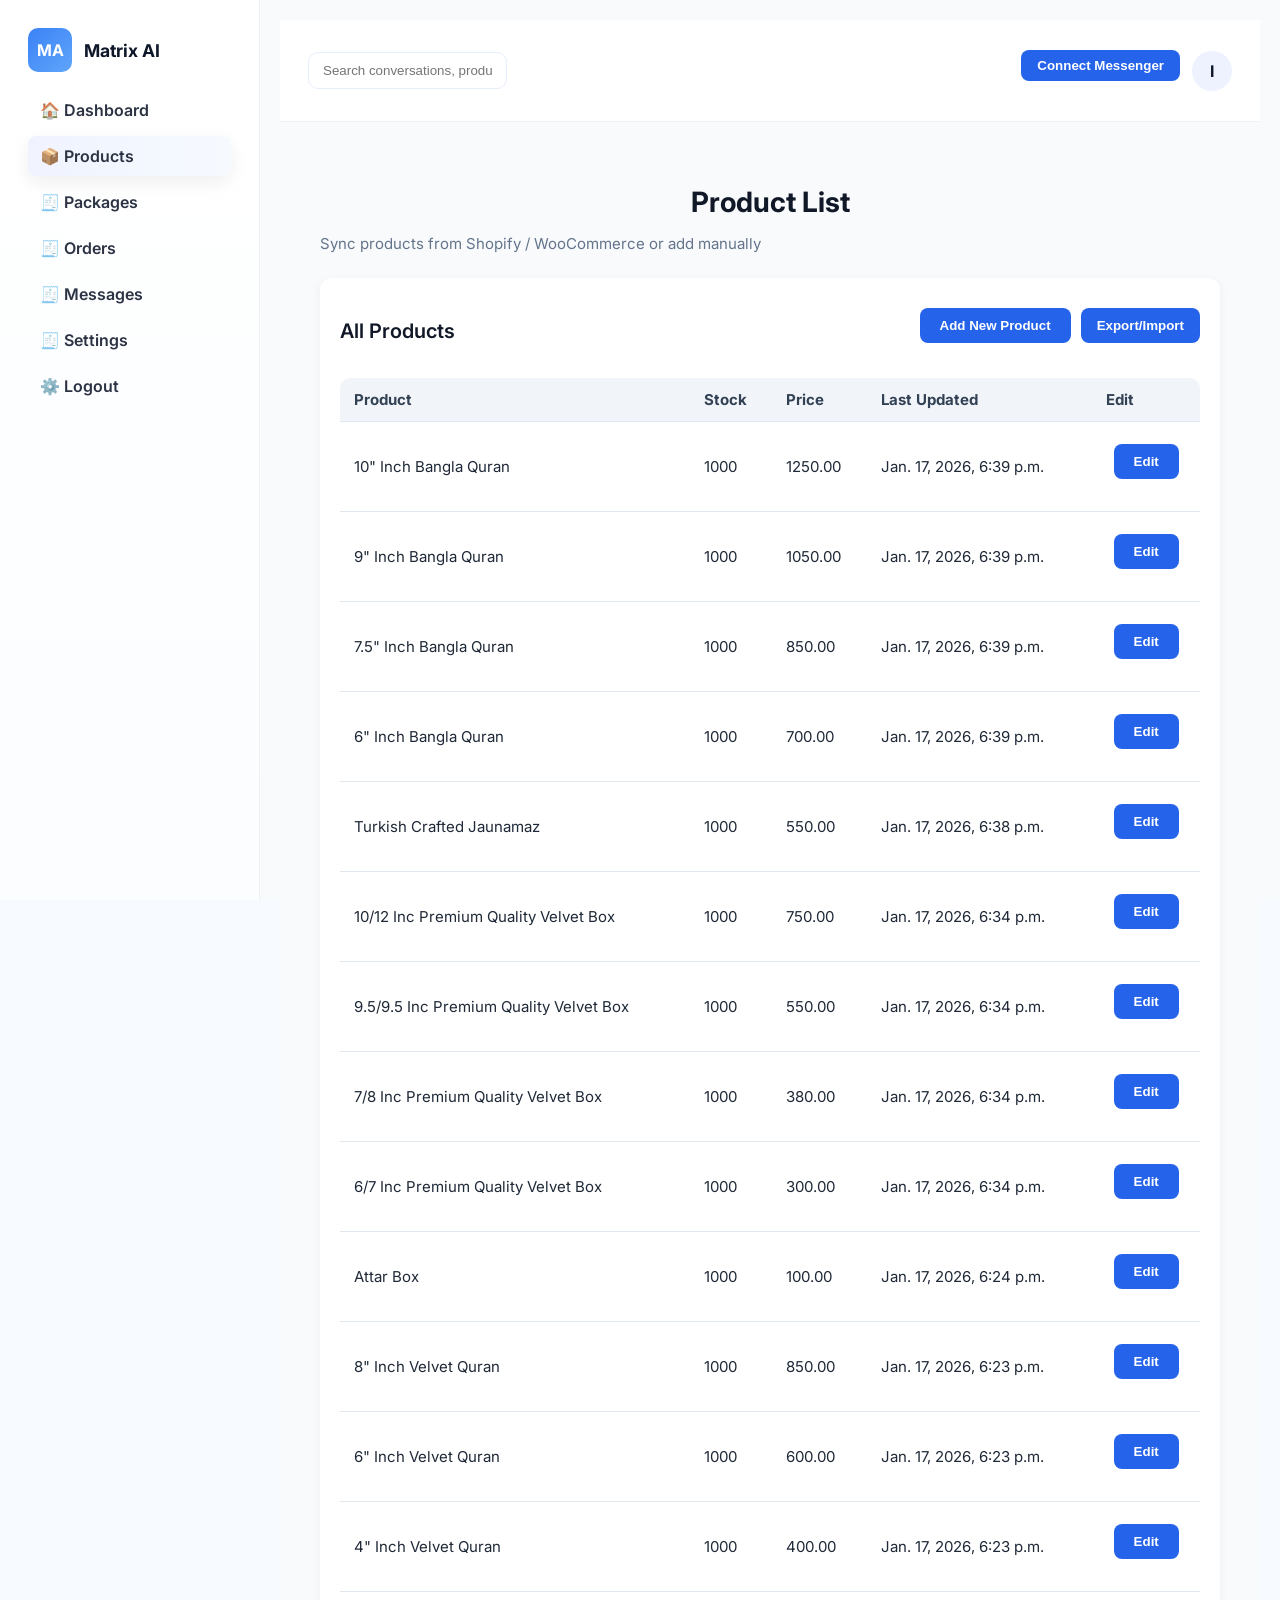
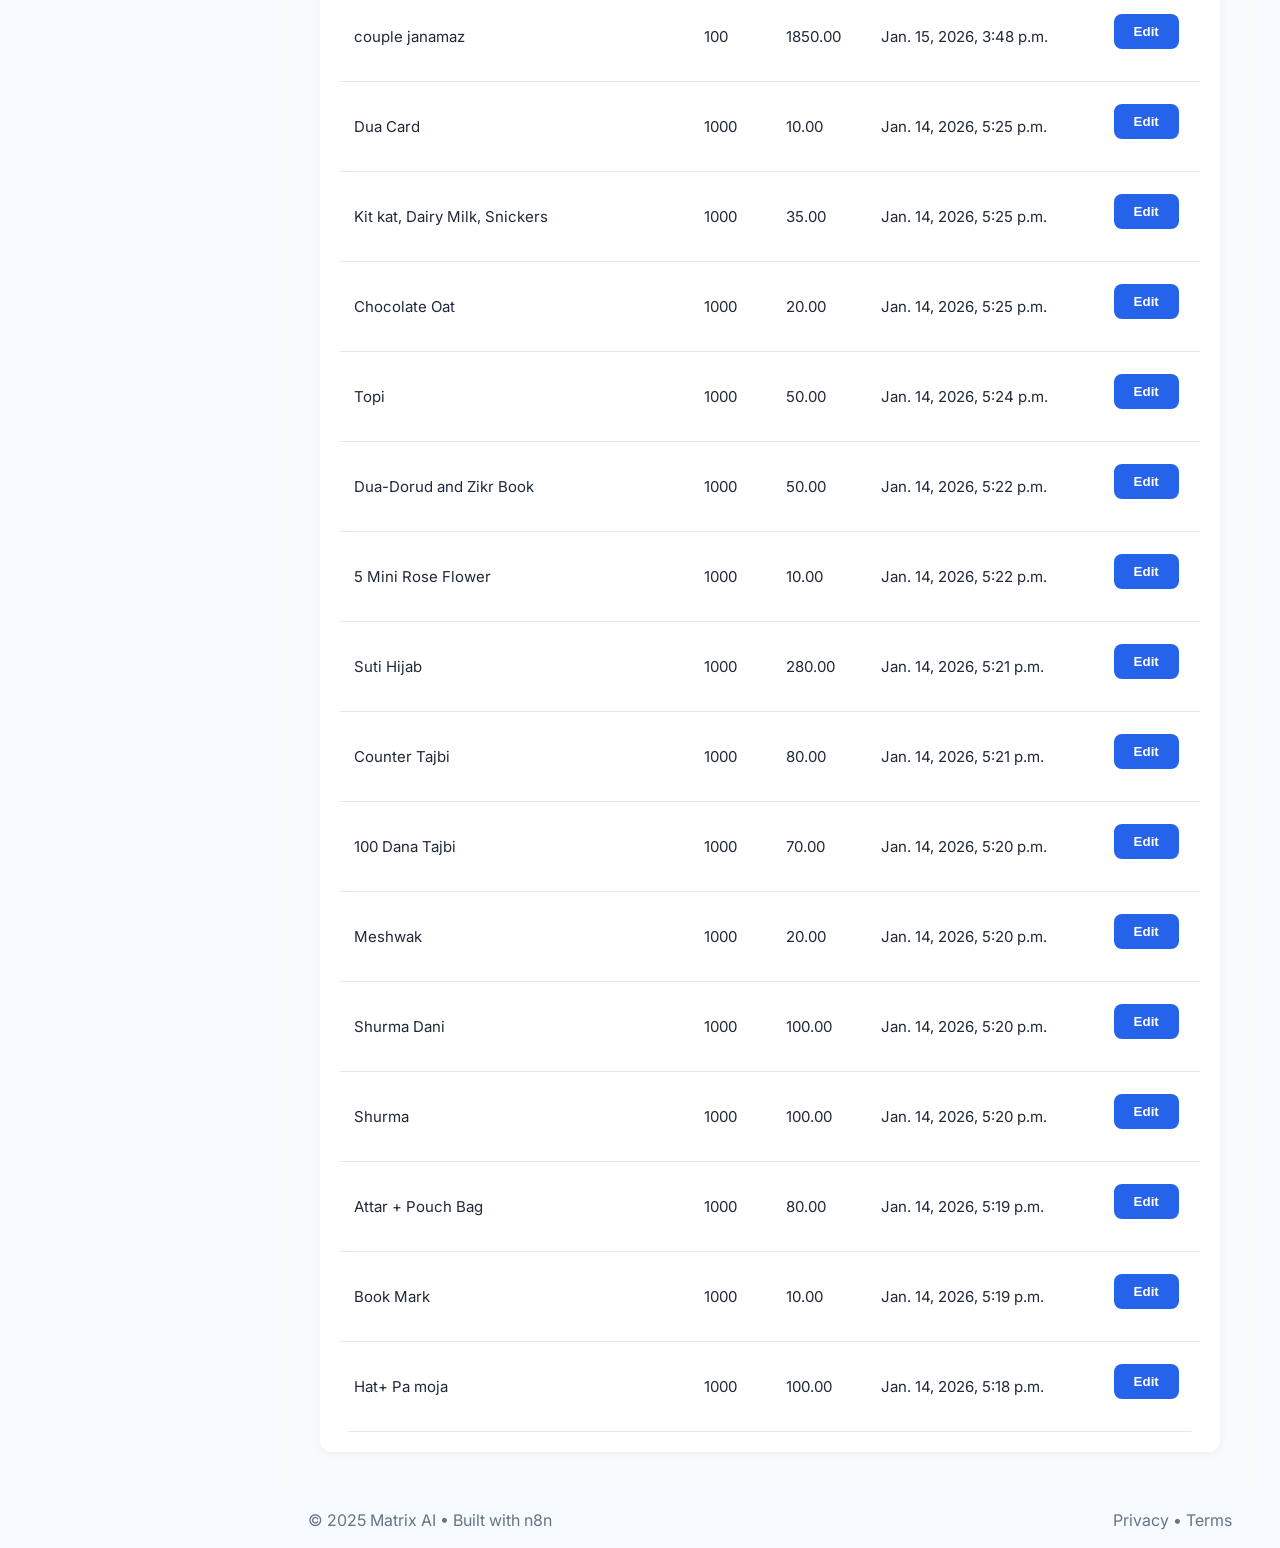
<file: products.html>
<!doctype html>
<html lang="en">
<head>
  <meta charset="utf-8" />
  <meta name="viewport" content="width=device-width, initial-scale=1" />
  <title>Dashboard | Matrix AI</title>
  <link rel="preconnect" href="https://fonts.gstatic.com">
  <link href="https://fonts.googleapis.com/css2?family=Inter:wght@300;400;600;700;800&display=swap" rel="stylesheet">

  <style>
/* ==============================
   ROOT VARIABLES & BASE STYLES
============================== */
:root {
  --bg: #f7fbff;
  --panel: #ffffff;
  --muted: #64748b;
  --accent: #2563eb;
  --soft: #f1f5f9;
  --radius: 12px;
  --shadow: 0 6px 20px rgba(16, 24, 40, 0.08);
  font-family: 'Inter', system-ui, -apple-system, 'Segoe UI', Roboto, 'Helvetica Neue', Arial;
}

* {
  box-sizing: border-box;
}

html, body {
  height: 100%;
  margin: 0;
  background: var(--bg);
  color: #0f172a;
  -webkit-font-smoothing: antialiased;
}

.app {
  display: flex;
  min-height: 100vh;
}

/* ==============================
   SIDEBAR
============================== */
.sidebar {
  width: 260px;
  background: linear-gradient(180deg, #fff, #fbfdff);
  padding: 28px;
  border-right: 1px solid #eef2f6;
  position: fixed;
  top: 0;
  left: 0;
  bottom: 0;
  transition: transform 0.3s ease;
  z-index: 1001;
}

.brand {
  display: flex;
  align-items: center;
  gap: 12px;
  margin-bottom: 18px;
}

.logo {
  width: 44px;
  height: 44px;
  border-radius: 10px;
  background: linear-gradient(135deg, var(--accent), #60a5fa);
  color: #fff;
  display: flex;
  align-items: center;
  justify-content: center;
  font-weight: 700;
}

.brand-text {
  font-weight: 700;
  font-size: 1.1rem;
}

.nav {
  display: flex;
  flex-direction: column;
  gap: 6px;
  margin-top: 18px;
}

.nav-item {
  padding: 10px 12px;
  border-radius: 8px;
  color: #0f172a;
  text-decoration: none;
  font-weight: 600;
  opacity: 0.88;
  transition: background 0.2s ease;
}

.nav-item:hover {
  background: var(--soft);
}

.nav-item.active {
  background: linear-gradient(90deg, #eef2ff, #f5faff);
  box-shadow: var(--shadow);
}

/* ==============================
   MAIN LAYOUT
============================== */
.main {
  flex: 1;
  display: flex;
  flex-direction: column;
  margin-left: 260px;
  transition: margin-left 0.3s ease;
}

/* ==============================
   TOPBAR
============================== */
.topbar {
  display: flex;
  justify-content: space-between;
  align-items: center;
  padding: 20px 28px;
  background: #fff;
  border-bottom: 1px solid #eef2f6;
}

.search-wrap {
  flex: 1;
  max-width: 640px;
}

.search {
  width: 100%;
  padding: 10px 14px;
  border-radius: 10px;
  border: 1px solid #e6eefc;
}

.top-actions {
  display: flex;
  align-items: center;
  gap: 12px;
}

/* Buttons & Avatar */
.btn-primary {
  background: var(--accent);
  color: #fff;
  border: none;
  padding: 10px 16px;
  border-radius: 10px;
  font-weight: 700;
  cursor: pointer;
  transition: background 0.2s ease;
}

.btn-primary:hover {
  background: #1e4ed8;
}

.avatar {
  width: 40px;
  height: 40px;
  border-radius: 50%;
  background: #eef2ff;
  display: flex;
  align-items: center;
  justify-content: center;
  font-weight: 700;
  cursor: pointer;
}

/* ==============================
   CONTENT & FOOTER
============================== */
.content {
  padding: 20px 28px 40px;
}

.footer {
  padding: 18px 28px;
  color: var(--muted);
  display: flex;
  justify-content: space-between;
}

/* ==============================
   HAMBURGER MENU
============================== */
.menu-toggle {
  background: none;
  border: none;
  font-size: 1.6rem;
  cursor: pointer;
  display: none;
  padding: 6px 10px;
}

/* ==============================
   OVERLAY (MOBILE BACKDROP)
============================== */
.overlay {
  position: fixed;
  top: 0;
  left: 0;
  width: 100%;
  height: 100%;
  background: rgba(15, 23, 42, 0.5);
  opacity: 0;
  visibility: hidden;
  transition: opacity 0.3s ease;
  z-index: 1000;
}

.overlay.active {
  opacity: 1;
  visibility: visible;
}

/* ==============================
   RESPONSIVE DESIGN
============================== */
@media (max-width: 1000px) {
  .menu-toggle {
    display: block; /* show hamburger */
  }

  .sidebar {
    transform: translateX(-100%);
  }

  .sidebar.active {
    transform: translateX(0);
  }

  .main {
    margin-left: 0;
  }

  body.sidebar-open {
    overflow: hidden; /* prevent scroll when sidebar open */
  }

  .search-wrap {
    display: none; /* hide search if screen too small */
  }
}

@media (max-width: 600px) {
  .btn-primary {
    padding: 8px;
    font-size: 0.85rem;
  }

  .topbar {
    padding: 16px;
  }

  .content {
    padding: 16px;
  }
}
</style>



  
<style>
/* =====================
   BASE STYLING
===================== */
:root {
  --primary: #2563eb;
  --accent: #3b82f6;
  --bg-light: #f8fafc;
  --border: #e2e8f0;
  --muted: #64748b;
}

.content {
  padding: 20px;
  background: var(--bg-light);
  min-height: 100vh;
  font-family: 'Inter', sans-serif;
}

.page-header {
  margin-bottom: 25px;
}

.page-header h1 {
  font-size: 28px;
  font-weight: 700;
  color: #111827;
  margin-bottom: 5px;
}

.page-header .sub {
  color: var(--muted);
  font-size: 15px;
}

/* =====================
   PANEL & BUTTON
===================== */
.panel {
  background: #fff;
  border-radius: 12px;
  box-shadow: 0 2px 10px rgba(0,0,0,0.05);
  padding: 20px;
}

.panel-header {
  display: flex;
  justify-content: space-between;
  align-items: center;
  margin-bottom: 15px;
}

.panel-header h3 {
  font-size: 20px;
  font-weight: 600;
  color: #111827;
}

.btn-primary {
  background: var(--primary);
  color: #fff;
  border: none;
  padding: 8px 16px;
  border-radius: 8px;
  font-weight: 600;
  cursor: pointer;
  transition: background 0.2s ease;
}
.btn-primary:hover {
  background: var(--accent);
}

/* =====================
   TABLE STYLING
===================== */
.products-table {
  width: 100%;
  border-collapse: collapse;
  border-radius: 10px;
  overflow: hidden;
}

.products-table th,
.products-table td {
  padding: 12px 14px;
  text-align: left;
  border-bottom: 1px solid var(--border);
  font-size: 15px;
  color: #1f2937;
}

.products-table th {
  background-color: #f1f5f9;
  font-weight: 700;
  color: #334155;
}

.products-table tr:hover {
  background-color: #f9fafb;
}

/* =====================
   STATUS SELECT
===================== */
.status-select {
  padding: 6px 10px;
  border-radius: 8px;
  border: 1px solid #e2e8f0;
  background: white;
  font-weight: 600;
  cursor: pointer;
}
.status-select:focus {
  outline: none;
  border-color: var(--accent);
}

/* =====================
   RESPONSIVE DESIGN
===================== */
@media (max-width: 768px) {
  .panel-header {
    flex-direction: column;
    align-items: flex-start;
    gap: 10px;
  }

  .products-table,
  .products-table thead,
  .products-table tbody,
  .products-table th,
  .products-table td,
  .products-table tr {
    display: block;
  }

  .products-table thead {
    display: none;
  }

  .products-table tr {
    background: #fff;
    margin-bottom: 15px;
    border: 1px solid var(--border);
    border-radius: 10px;
    padding: 12px 14px;
    box-shadow: 0 2px 6px rgba(0,0,0,0.03);
  }

  .products-table td {
    border: none;
    display: flex;
    justify-content: space-between;
    align-items: center;
    font-size: 15px;
    padding: 8px 0;
  }

  .products-table td::before {
    content: attr(data-label);
    font-weight: 600;
    color: var(--muted);
  }

  .products-table td:last-child {
    border-bottom: none;
  }

  .products-table td select {
    width: 100%;
    margin-top: 5px;
  }
  
  /* Add labels for mobile using data-labels dynamically */
  .products-table td:nth-child(1)::before { content: "Product"; }
  .products-table td:nth-child(2)::before { content: "Stock"; }
  .products-table td:nth-child(3)::before { content: "Price"; }
  .products-table td:nth-child(4)::before { content: "Last Updated"; }
  
  
}


/* =====================
   Popup STYLING
===================== */
body {
  font-family: 'Inter', sans-serif;
  margin: 0;
  padding: 20px;
  background: #f9fafb;
}

h1 {
  text-align: center;
  color: #111827;
  margin-bottom: 20px;
}

button {
  display: block;
  margin: 10px auto 20px;
  padding: 10px 20px;
  background-color: #2563eb;
  color: white;
  border: none;
  border-radius: 8px;
  cursor: pointer;
  font-weight: 600;
  transition: background 0.3s ease;
}
button:hover {
  background-color: #1d4ed8;
}

/* ===== Modal ===== */
.modal {
  display: none;
  position: fixed;
  inset: 0;
  background-color: rgba(0, 0, 0, 0.5);
  justify-content: center;
  align-items: center;
  z-index: 1000;
}

.modal-content {
  background: white;
  padding: 20px;
  border-radius: 12px;
  width: 90%;
  max-width: 850px;
  max-height: 90vh;
  overflow-y: auto;
  display: grid;
  grid-template-columns: 2fr 1fr;
  gap: 20px;
  animation: fadeIn 0.3s ease;
}

@keyframes fadeIn {
  from { opacity: 0; transform: scale(0.96); }
  to { opacity: 1; transform: scale(1); }
}

/* ===== Header ===== */
.modal-header {
  grid-column: span 2;
  display: flex;
  justify-content: space-between;
  align-items: center;
  border-bottom: 1px solid #e5e7eb;
  margin-bottom: 10px;
}

.close {
  font-size: 24px;
  cursor: pointer;
  color: #555;
}

/* ===== Form ===== */
.form-section label {
  display: block;
  font-weight: 600;
  margin-top: 10px;
  color: #1f2937;
}

.form-section input,
.form-section textarea,
.form-section select {
  width: 100%;
  padding: 8px 10px;
  margin-top: 5px;
  border: 1px solid #d1d5db;
  border-radius: 6px;
  font-size: 14px;
}

.form-section textarea {
  resize: vertical;
}

.form-row {
  display: flex;
  gap: 12px;
}
.form-row > div {
  flex: 1;
}

.publish-btn {
  background-color: #16a34a;
  color: white;
  border: none;
  padding: 10px 15px;
  border-radius: 6px;
  cursor: pointer;
  margin-top: 15px;
  font-weight: 600;
}
.publish-btn:hover {
  background-color: #15803d;
}

/* ===== Image Upload ===== */
.image-upload {
  border: 2px dashed #cbd5e1;
  border-radius: 10px;
  padding: 20px;
  text-align: center;
  background-color: #f8fafc;
  margin-top: 15px;
}
.image-upload input {
  display: none;
}
.image-upload label {
  cursor: pointer;
  color: #2563eb;
  font-weight: 600;
}
.preview {
  display: flex;
  flex-wrap: wrap;
  justify-content: center;
  gap: 10px;
  margin-top: 10px;
}
.preview img {
  width: 90px;
  height: 90px;
  object-fit: cover;
  border-radius: 6px;
  border: 1px solid #e5e7eb;
}

/* ===== Responsive ===== */
@media (max-width: 768px) {
  .modal-content {
    grid-template-columns: 1fr;
    width: 95%;
  }
  .modal-header {
    grid-column: span 1;
  }
  .form-row {
    flex-direction: column;
  }
}
    /* POPUp END */

</style>



<style>
/* =====================
   Edit Popup STYLING
===================== */
/* static/back/css/edit_popup.css */

.edit-popup-wrapper {
  font-family: "Poppins", sans-serif;
}

.edit-modal {
  display: none;
  position: fixed;
  z-index: 999;
  top: 0;
  left: 0;
  height: 100vh;
  width: 100%;
  background-color: rgba(0, 0, 0, 0.4);
  justify-content: center;
  align-items: center;
}

.edit-modal-body {
  background: #fff;
  border-radius: 18px;
  width: 90%;
  max-width: 640px;
  padding: 2rem;
  box-shadow: 0 8px 24px rgba(0, 0, 0, 0.2);
  animation: popupFade 0.3s ease-in-out;
}

@keyframes popupFade {
  from {
    opacity: 0;
    transform: translateY(-20px);
  }
  to {
    opacity: 1;
    transform: translateY(0);
  }
}

.edit-modal-header {
  display: flex;
  justify-content: space-between;
  align-items: center;
  margin-bottom: 1.2rem;
}

.edit-modal-header h2 {
  color: #333;
  font-size: 1.4rem;
  margin: 0;
}

.edit-close-btn {
  cursor: pointer;
  font-size: 1.8rem;
  color: #555;
}

.edit-form-row {
  display: flex;
  gap: 1rem;
  margin-bottom: 1.2rem;
  flex-wrap: wrap;
}

.edit-form-row div {
  flex: 1;
  min-width: 48%;
}

.edit-form-section label {
  font-weight: 500;
  display: block;
  margin-bottom: 0.4rem;
  color: #555;
}

.edit-form-section input,
.edit-form-section textarea,
.edit-form-section select {
  width: 100%;
  padding: 0.7rem;
  border-radius: 8px;
  border: 1px solid #ccc;
  font-size: 0.95rem;
  background-color: #f9faff;
}

.edit-form-section input:focus,
.edit-form-section textarea:focus,
.edit-form-section select:focus {
  border-color: #4f46e5;
  outline: none;
  box-shadow: 0 0 0 2px rgba(79, 70, 229, 0.15);
}

.edit-upload-container {
  border: 2px dashed #cbd5e1;
  padding: 1rem;
  border-radius: 12px;
  text-align: center;
  background-color: #f8fafc;
  margin-top: 1rem;
  margin-bottom: 1rem;
}

.edit-upload-container label {
  color: #6366f1;
  font-weight: 500;
  cursor: pointer;
}

.edit-upload-container input {
  display: none;
}

.edit-image-preview img {
  width: 100px;
  height: auto;
  border-radius: 8px;
  margin: 5px;
  transition: transform 0.2s ease;
}

.edit-image-preview img:hover {
  transform: scale(1.05);
}

.edit-submit-btn {
  background: linear-gradient(90deg, #6366f1, #4f46e5);
  color: #fff;
  border: none;
  border-radius: 12px;
  padding: 0.9rem 1.2rem;
  width: 100%;
  font-size: 1rem;
  font-weight: 600;
  transition: all 0.3s ease;
}

.edit-submit-btn:hover {
  background: linear-gradient(90deg, #4f46e5, #4338ca);
  transform: translateY(-2px);
  box-shadow: 0 6px 14px rgba(79, 70, 229, 0.3);
}


.delete-prod-btn {
  background: linear-gradient(90deg, #f06593ff, #e5467bff);
  color: #fff;
  border: none;
  border-radius: 12px;
  padding: 0.9rem 1.2rem;
  width: 100%;
  font-size: 1rem;
  font-weight: 600;
  transition: all 0.3s ease;
}

.delete-prod-btn:hover {
  background: linear-gradient(90deg, #e5467bff, #9e3055ff);
  transform: translateY(-2px);
  box-shadow: 0 6px 14px rgba(79, 70, 229, 0.3);
}

@media (max-width: 576px) {
  .edit-form-row {
    flex-direction: column;
  }

  .edit-modal-body {
    padding: 1.5rem;
  }
}
/* =====================
   Edit Popup STYLING
===================== */


</style>

</head>

<body>
  <div class="app">
  <!-- Sidebar -->
  <aside class="sidebar" id="sidebar">
    <div class="brand">
      <div class="logo">MA</div>
      <div class="brand-text">Matrix AI</div>
    </div>
    <nav class="nav">
      <a class="nav-item " href="/db">🏠 Dashboard</a>
      <a class="nav-item active" href="/dbproducts">📦 Products</a>
      <a class="nav-item " href="/dbpackages">🧾 Packages</a>
      <a class="nav-item " href="/dborders">🧾 Orders</a>
      <a class="nav-item " href="/dbchats">🧾 Messages</a>
      <a class="nav-item " href="/dboptions">🧾 Settings</a>
      
      
      
      
      <a class="nav-item" href="/logout">⚙️ Logout</a>
    </nav>
  </aside>

 <!-- Overlay -->
    <div id="overlay" class="overlay"></div>

  <!-- Main -->
  <main class="main">
    <header class="topbar">
        <div class="left-section">
          <!-- Hamburger button (only visible on mobile) -->
          <button id="menuToggle" class="menu-toggle">☰</button>

          <div class="search-wrap">
            <input class="search" placeholder="Search conversations, products..." />
          </div>
        </div>

        <div class="top-actions">
          <button id="connectBtn" class="btn-primary">Connect Messenger</button>
          <div class="avatar" id="avatarMenu">I</div>
        </div>
      </header>


    <section class="content">
      


      <!-- Content -->
      <div class="content">
        <div class="page-header">
          <h1>Product List</h1>
          <p class="sub">Sync products from Shopify / WooCommerce or add manually</p>
        </div>

        <!-- Table -->
        <div class="panel" style="margin-top:20px;">
          <div class="panel-header">
            <h3>All Products</h3>
            <div style="display:flex; gap:10px;">
              
              <button id="openModal">Add New Product</button>
              <button class="btn-primary" onclick="window.location.href='/dbproducts/import';">Export/Import</button>
            </div>
          </div>



          <!-- PopUp start -->
<div class="product-page">
  <!-- Modal -->
  <div id="productModal" class="modal">
    <div class="modal-content">
      <div class="modal-header">
        <h2>Add Product</h2>
        <span class="close">&times;</span>
      </div>

      <div class="form-section">
        <form id="productForm" enctype="multipart/form-data" method="POST" action="/dbproducts/add">
          <input type="hidden" name="csrfmiddlewaretoken" value="ZzK9oVQPllwAKmSsdqrrUzY7wngj27BUaQUrdRP7nZGEoNWfZ2TynnW12jv2U3Ke">
          <div class="form-row">
            <div>
              <label for="name">Product Name</label>
              <input type="text" id="name" name="name" required>
            </div>
            <div>
              <label for="price">Price (bdt)</label>
              <input type="number" step="0.01" id="price" name="price" required>
            </div>
          </div>

          <div class="form-row">
            <div>
              <label for="discounted_price">Discounted Price (bdt)</label>
              <input type="number" step="0.01" id="discounted_price" name="discounted_price">
            </div>
            <div>
              <label for="stock_quantity">Stock Quantity</label>
              <input type="number" id="stock_quantity" name="stock_quantity" required>
            </div>
          </div>

          <label for="description">Description</label>
          <textarea id="description" name="description" rows="3" placeholder="Enter product description..."></textarea>

          <label>Status</label>
          <select id="status" name="status">
            <option value="True" selected>Active</option>
            <option value="False">Inactive</option>
          </select>

          

          <div class="image-upload">
            <input type="file" id="imageUpload" name="image" accept="image/*" multiple>
            <label for="imageUpload">📁 Click to upload product images</label>
            <div class="preview" id="preview"></div>
          </div>

          <button type="submit" class="publish-btn">Publish Product</button>
        </form>
      </div>
    </div>
  </div>
</div>

  <!-- PopUp end -->


 <!-- Edit Product Html popup -->
<div class="edit-popup-wrapper">
  <div id="editPopupModal" class="edit-modal">
    <div class="edit-modal-body">
      <div class="edit-modal-header">
        <h2>Edit Product</h2>
        <span class="edit-close-btn">&times;</span>
      </div>

      <div class="edit-form-section">
        <form id="editProductForm" enctype="multipart/form-data" method="POST" action="/dbproducts/add">
          <input type="hidden" name="csrfmiddlewaretoken" value="ZzK9oVQPllwAKmSsdqrrUzY7wngj27BUaQUrdRP7nZGEoNWfZ2TynnW12jv2U3Ke">
          <div class="edit-form-row">
            <div>
              <label for="edit_name">Product Name</label>
              <input type="text" id="edit_name" name="name" required>
            </div>
            <div>
              <label for="edit_price">Price (BDT)</label>
              <input type="number" step="0.01" id="edit_price" name="price" required>
            </div>
          </div>

          <div class="edit-form-row">
            <div>
              <label for="edit_discount_price">Discounted Price (BDT)</label>
              <input type="number" step="0.01" id="edit_discount_price" name="discounted_price">
            </div>
            <div>
              <label for="edit_stock">Stock Quantity</label>
              <input type="number" id="edit_stock" name="stock_quantity" required>
            </div>
          </div>

          <label for="edit_description">Description</label>
          <textarea id="edit_description" name="description" rows="3" placeholder="Enter product description..."></textarea>

          <label>Status</label>
          <select id="edit_status" name="status">
            <option value="True" selected>Active</option>
            <option value="False">Inactive</option>
          </select>

          <div class="edit-upload-container">
            <input type="file" id="edit_image_upload" name="image" accept="image/*" multiple>
            <label for="edit_image_upload">📁 Upload product images</label>
            <div class="edit-image-preview" id="edit_image_preview"></div>
          </div>

          <button type="submit" class="edit-submit-btn">Update Product</button>
          <button type="button" class="delete-prod-btn">Delete Product</button>
          
          
        </form>
      </div>
    </div>
  </div>
</div>

<!-- Edit Product Html popup -->



  

          <table class="products-table" style="margin-top:12px;">
            <thead>
              <tr>
                <th>Product</th>
                <th>Stock</th>
                <th>Price</th>
                <th>Last Updated</th>
                <th>Edit</th>
              </tr>
            </thead>
            <tbody>
              
              <tr>
                <td>10&quot; Inch Bangla Quran</td>
                <td>1000</td>
                <td>1250.00</td>
                <td>Jan. 17, 2026, 6:39 p.m.</td>
                <td>
                  <button class="edit-product-btn" data-id="8">Edit</button>
                </td>
                
                
              </tr>
              
              <tr>
                <td>9&quot; Inch Bangla Quran</td>
                <td>1000</td>
                <td>1050.00</td>
                <td>Jan. 17, 2026, 6:39 p.m.</td>
                <td>
                  <button class="edit-product-btn" data-id="7">Edit</button>
                </td>
                
                
              </tr>
              
              <tr>
                <td>7.5&quot; Inch Bangla Quran</td>
                <td>1000</td>
                <td>850.00</td>
                <td>Jan. 17, 2026, 6:39 p.m.</td>
                <td>
                  <button class="edit-product-btn" data-id="6">Edit</button>
                </td>
                
                
              </tr>
              
              <tr>
                <td>6&quot; Inch Bangla Quran</td>
                <td>1000</td>
                <td>700.00</td>
                <td>Jan. 17, 2026, 6:39 p.m.</td>
                <td>
                  <button class="edit-product-btn" data-id="5">Edit</button>
                </td>
                
                
              </tr>
              
              <tr>
                <td>Turkish Crafted Jaunamaz</td>
                <td>1000</td>
                <td>550.00</td>
                <td>Jan. 17, 2026, 6:38 p.m.</td>
                <td>
                  <button class="edit-product-btn" data-id="1">Edit</button>
                </td>
                
                
              </tr>
              
              <tr>
                <td>10/12 Inc Premium Quality Velvet Box</td>
                <td>1000</td>
                <td>750.00</td>
                <td>Jan. 17, 2026, 6:34 p.m.</td>
                <td>
                  <button class="edit-product-btn" data-id="24">Edit</button>
                </td>
                
                
              </tr>
              
              <tr>
                <td>9.5/9.5 Inc Premium Quality Velvet Box</td>
                <td>1000</td>
                <td>550.00</td>
                <td>Jan. 17, 2026, 6:34 p.m.</td>
                <td>
                  <button class="edit-product-btn" data-id="23">Edit</button>
                </td>
                
                
              </tr>
              
              <tr>
                <td>7/8 Inc Premium Quality Velvet Box</td>
                <td>1000</td>
                <td>380.00</td>
                <td>Jan. 17, 2026, 6:34 p.m.</td>
                <td>
                  <button class="edit-product-btn" data-id="22">Edit</button>
                </td>
                
                
              </tr>
              
              <tr>
                <td>6/7 Inc Premium Quality Velvet Box</td>
                <td>1000</td>
                <td>300.00</td>
                <td>Jan. 17, 2026, 6:34 p.m.</td>
                <td>
                  <button class="edit-product-btn" data-id="21">Edit</button>
                </td>
                
                
              </tr>
              
              <tr>
                <td>Attar Box</td>
                <td>1000</td>
                <td>100.00</td>
                <td>Jan. 17, 2026, 6:24 p.m.</td>
                <td>
                  <button class="edit-product-btn" data-id="11">Edit</button>
                </td>
                
                
              </tr>
              
              <tr>
                <td>8&quot; Inch Velvet Quran</td>
                <td>1000</td>
                <td>850.00</td>
                <td>Jan. 17, 2026, 6:23 p.m.</td>
                <td>
                  <button class="edit-product-btn" data-id="4">Edit</button>
                </td>
                
                
              </tr>
              
              <tr>
                <td>6&quot; Inch Velvet Quran</td>
                <td>1000</td>
                <td>600.00</td>
                <td>Jan. 17, 2026, 6:23 p.m.</td>
                <td>
                  <button class="edit-product-btn" data-id="3">Edit</button>
                </td>
                
                
              </tr>
              
              <tr>
                <td>4&quot; Inch Velvet Quran</td>
                <td>1000</td>
                <td>400.00</td>
                <td>Jan. 17, 2026, 6:23 p.m.</td>
                <td>
                  <button class="edit-product-btn" data-id="2">Edit</button>
                </td>
                
                
              </tr>
              
              <tr>
                <td>couple janamaz</td>
                <td>100</td>
                <td>1850.00</td>
                <td>Jan. 15, 2026, 3:48 p.m.</td>
                <td>
                  <button class="edit-product-btn" data-id="29">Edit</button>
                </td>
                
                
              </tr>
              
              <tr>
                <td>Dua Card</td>
                <td>1000</td>
                <td>10.00</td>
                <td>Jan. 14, 2026, 5:25 p.m.</td>
                <td>
                  <button class="edit-product-btn" data-id="28">Edit</button>
                </td>
                
                
              </tr>
              
              <tr>
                <td>Kit kat, Dairy Milk, Snickers</td>
                <td>1000</td>
                <td>35.00</td>
                <td>Jan. 14, 2026, 5:25 p.m.</td>
                <td>
                  <button class="edit-product-btn" data-id="27">Edit</button>
                </td>
                
                
              </tr>
              
              <tr>
                <td>Chocolate Oat</td>
                <td>1000</td>
                <td>20.00</td>
                <td>Jan. 14, 2026, 5:25 p.m.</td>
                <td>
                  <button class="edit-product-btn" data-id="26">Edit</button>
                </td>
                
                
              </tr>
              
              <tr>
                <td>Topi</td>
                <td>1000</td>
                <td>50.00</td>
                <td>Jan. 14, 2026, 5:24 p.m.</td>
                <td>
                  <button class="edit-product-btn" data-id="25">Edit</button>
                </td>
                
                
              </tr>
              
              <tr>
                <td>Dua-Dorud and Zikr Book</td>
                <td>1000</td>
                <td>50.00</td>
                <td>Jan. 14, 2026, 5:22 p.m.</td>
                <td>
                  <button class="edit-product-btn" data-id="20">Edit</button>
                </td>
                
                
              </tr>
              
              <tr>
                <td>5 Mini Rose Flower</td>
                <td>1000</td>
                <td>10.00</td>
                <td>Jan. 14, 2026, 5:22 p.m.</td>
                <td>
                  <button class="edit-product-btn" data-id="19">Edit</button>
                </td>
                
                
              </tr>
              
              <tr>
                <td>Suti Hijab</td>
                <td>1000</td>
                <td>280.00</td>
                <td>Jan. 14, 2026, 5:21 p.m.</td>
                <td>
                  <button class="edit-product-btn" data-id="18">Edit</button>
                </td>
                
                
              </tr>
              
              <tr>
                <td>Counter Tajbi</td>
                <td>1000</td>
                <td>80.00</td>
                <td>Jan. 14, 2026, 5:21 p.m.</td>
                <td>
                  <button class="edit-product-btn" data-id="17">Edit</button>
                </td>
                
                
              </tr>
              
              <tr>
                <td>100 Dana Tajbi</td>
                <td>1000</td>
                <td>70.00</td>
                <td>Jan. 14, 2026, 5:20 p.m.</td>
                <td>
                  <button class="edit-product-btn" data-id="16">Edit</button>
                </td>
                
                
              </tr>
              
              <tr>
                <td>Meshwak</td>
                <td>1000</td>
                <td>20.00</td>
                <td>Jan. 14, 2026, 5:20 p.m.</td>
                <td>
                  <button class="edit-product-btn" data-id="15">Edit</button>
                </td>
                
                
              </tr>
              
              <tr>
                <td>Shurma Dani</td>
                <td>1000</td>
                <td>100.00</td>
                <td>Jan. 14, 2026, 5:20 p.m.</td>
                <td>
                  <button class="edit-product-btn" data-id="14">Edit</button>
                </td>
                
                
              </tr>
              
              <tr>
                <td>Shurma</td>
                <td>1000</td>
                <td>100.00</td>
                <td>Jan. 14, 2026, 5:20 p.m.</td>
                <td>
                  <button class="edit-product-btn" data-id="13">Edit</button>
                </td>
                
                
              </tr>
              
              <tr>
                <td>Attar + Pouch Bag</td>
                <td>1000</td>
                <td>80.00</td>
                <td>Jan. 14, 2026, 5:19 p.m.</td>
                <td>
                  <button class="edit-product-btn" data-id="12">Edit</button>
                </td>
                
                
              </tr>
              
              <tr>
                <td>Book Mark</td>
                <td>1000</td>
                <td>10.00</td>
                <td>Jan. 14, 2026, 5:19 p.m.</td>
                <td>
                  <button class="edit-product-btn" data-id="10">Edit</button>
                </td>
                
                
              </tr>
              
              <tr>
                <td>Hat+ Pa moja</td>
                <td>1000</td>
                <td>100.00</td>
                <td>Jan. 14, 2026, 5:18 p.m.</td>
                <td>
                  <button class="edit-product-btn" data-id="9">Edit</button>
                </td>
                
                
              </tr>
              
            </tbody>
          </table>
        </div>
      </div>


      <!-- PopUp JS-->

      <script>
    document.addEventListener("DOMContentLoaded", function () {
  const modal = document.getElementById("productModal");
  const openModalBtn = document.getElementById("openModal");
  const closeModalBtn = document.querySelector(".close");
  const preview = document.getElementById("preview");

  const imageInput = document.getElementById("imageUpload");
const imageUploadDiv = document.querySelector(".image-upload");

imageInput.onchange = function() {
  const clone = imageUploadDiv.cloneNode(true);
  clone.querySelector("input").value = "";
  clone.querySelector("input").onchange = imageInput.onchange;
  imageUploadDiv.parentNode.insertBefore(clone, imageUploadDiv.nextSibling);
};



  // Open modal
  openModalBtn.addEventListener("click", () => {
    modal.style.display = "flex";
    document.body.style.overflow = "hidden";
  });

  // Close modal
  closeModalBtn.addEventListener("click", () => {
    modal.style.display = "none";
    document.body.style.overflow = "auto";
  });

  // Close on outside click
  window.addEventListener("click", (e) => {
    if (e.target === modal) {
      modal.style.display = "none";
      document.body.style.overflow = "auto";
    }
  });

  // Image preview
  imageInput.addEventListener("change", function () {
    preview.innerHTML = "";
    const files = Array.from(this.files);
    files.forEach((file) => {
      const reader = new FileReader();
      reader.onload = (e) => {
        const img = document.createElement("img");
        img.src = e.target.result;
        preview.appendChild(img);
      };
      reader.readAsDataURL(file);
    });
  });
});
  // Optional: Handle form submit via AJAX End


  </script>


      <!-- Product Update JS-->
<script>

// static/back/js/edit_popup.js

document.addEventListener("DOMContentLoaded", function () {
  const modal = document.getElementById("editPopupModal");
  const closeModal = document.querySelector(".edit-close-btn");
  const form = document.getElementById("editProductForm");
  const imageInput = document.getElementById("edit_image_upload");
  const preview = document.getElementById("edit_image_preview");
  const modalTitle = document.querySelector(".edit-modal-header h2");
  const submitBtn = document.querySelector(".edit-submit-btn");

  let currentEditId = null;

  // --- DELETE PRODUCT LOGIC ---
const deleteBtn = document.querySelector(".delete-prod-btn");


deleteBtn.addEventListener("click", function () {
  if (!currentEditId) {
    alert("⚠️ Please select a product to delete.");
    return;
  }

  const confirmDelete = confirm("Are you sure you want to delete this product?");
  if (!confirmDelete) return;

  fetch(`dbproducts/${currentEditId}/delete/`, {
    method: "DELETE",
    headers: {
      "X-CSRFToken": csrftoken,
    },
  })
    .then((res) => res.json())
    .then((data) => {
      if (data.success) {
        alert("🗑️ " + data.message);
        modal.style.display = "none";
        document.body.style.overflow = "auto";
        form.reset();
        preview.innerHTML = "";
        currentEditId = null;
      } else {
        alert("❌ " + data.message);
      }
    })
    .catch((err) => {
      console.error(err);
      alert("⚠️ Something went wrong while deleting.");
    });
});
  // --- DELETE PRODUCT LOGIC END ---

  // Helper: Get CSRF token
  function getCookie(name) {
    let cookieValue = null;
    if (document.cookie && document.cookie !== "") {
      const cookies = document.cookie.split(";");
      for (let cookie of cookies) {
        cookie = cookie.trim();
        if (cookie.startsWith(name + "=")) {
          cookieValue = decodeURIComponent(cookie.substring(name.length + 1));
          break;
        }
      }
    }
    return cookieValue;
  }
  const csrftoken = getCookie("csrftoken");

  // Open edit modal
  document.querySelectorAll(".edit-product-btn").forEach((btn) => {
    btn.addEventListener("click", () => {
      currentEditId = btn.dataset.id;
      modal.style.display = "flex";
      document.body.style.overflow = "hidden";

      modalTitle.textContent = "Edit Product";
      submitBtn.textContent = "Update Product";

      // Fetch data to prefill
      fetch("/dbproducts/0/edit/".replace("0", currentEditId))
        .then((res) => res.json())
        .then((data) => {
          document.getElementById("edit_name").value = data.name;
          document.getElementById("edit_price").value = data.price;
          document.getElementById("edit_discount_price").value = data.discounted_price;
          document.getElementById("edit_stock").value = data.stock_quantity;
          document.getElementById("edit_description").value = data.description;
          document.getElementById("edit_status").value = data.status ? "True" : "False";

          preview.innerHTML = "";
          if (data.image) {
            const img = document.createElement("img");
            img.src = data.image;
            preview.appendChild(img);
          }
        });
    });
  });

  // Close modal
  closeModal.addEventListener("click", () => {
    modal.style.display = "none";
    document.body.style.overflow = "auto";
  });

  window.addEventListener("click", (e) => {
    if (e.target === modal) {
      modal.style.display = "none";
      document.body.style.overflow = "auto";
    }
  });

  // Image preview
  imageInput.addEventListener("change", function () {
    preview.innerHTML = "";
    const files = Array.from(this.files);
    files.forEach((file) => {
      const reader = new FileReader();
      reader.onload = (e) => {
        const img = document.createElement("img");
        img.src = e.target.result;
        preview.appendChild(img);
      };
      reader.readAsDataURL(file);
    });
  });

  // Form submit
  form.addEventListener("submit", function (e) {
    e.preventDefault();
    const formData = new FormData(form);

    const url = currentEditId
      ? `dbproducts/${currentEditId}/edit/`
      : form.action;

    fetch(url, {
      method: "POST",
      headers: { "X-CSRFToken": csrftoken },
      body: formData,
    })
      .then((res) => res.json())
      .then((data) => {
        if (data.success) {
          alert("✅ Product updated successfully!");
          modal.style.display = "none";
          document.body.style.overflow = "auto";
          form.reset();
          preview.innerHTML = "";
          currentEditId = null;
          modalTitle.textContent = "Edit Product";
          submitBtn.textContent = "Update Product";
        } else {
          alert("❌ Update failed.");
        }
      })
      .catch((err) => {
        console.error(err);
        alert("⚠️ Something went wrong.");
      });
  });
});





    </script>

      


    
    </section>

    <footer class="footer">
      <div>© 2025 Matrix AI • Built with n8n</div>
      <div class="footer-links">Privacy • Terms</div>
    </footer>
  </main>
</div>

<!-- Overlay for mobile -->
<div id="overlay" class="overlay"></div>






  <script>
    document.getElementById('connectBtn').addEventListener('click', function(){
      const token = prompt('Paste your Messenger Page Access Token or Webhook URL:');
      if(token) alert('Saved (demo). In production you would POST this securely to your backend.');
    });
  </script>


  <script>
    
  const avatar = document.getElementById('avatarMenu');
  const sidebar = document.getElementById('sidebar');
  const overlay = document.getElementById('overlay');

  avatar.addEventListener('click', () => {
    sidebar.classList.toggle('active');
    overlay.classList.toggle('active');
  });

  overlay.addEventListener('click', () => {
    sidebar.classList.remove('active');
    overlay.classList.remove('active');
  });
</script>

 <script>
    document.addEventListener('DOMContentLoaded', () => {
      const sidebar = document.getElementById('sidebar');
      const overlay = document.getElementById('overlay');
      const menuToggle = document.getElementById('menuToggle');

      if (menuToggle && sidebar && overlay) {
        menuToggle.addEventListener('click', () => {
          sidebar.classList.toggle('active');
          overlay.classList.toggle('active');
          document.body.classList.toggle('sidebar-open');
        });

        overlay.addEventListener('click', () => {
          sidebar.classList.remove('active');
          overlay.classList.remove('active');
          document.body.classList.remove('sidebar-open');
        });
      }
    });
  </script>


  
</body>
</html>
</file>
<file: html/style.css>
/* =============================================
   Horizon Travels – Main Stylesheet
   ============================================= */

*, *::before, *::after {
  box-sizing: border-box;
  margin: 0;
  padding: 0;
}

:root {
  --primary: #065A82;
  --secondary: #1C7293;
  --accent: #F96167;
  --light: #F0F6FA;
  --white: #FFFFFF;
  --text: #2C2C2C;
  --muted: #666666;
  --radius: 8px;
}

body {
  font-family: Calibri, Arial, sans-serif;
  font-size: 16px;
  color: var(--text);
  background: var(--white);
  line-height: 1.6;
}

a {
  text-decoration: none;
  color: inherit;
}

.container {
  max-width: 1100px;
  margin: 0 auto;
  padding: 0 24px;
}


header {
  display: flex;
  align-items: center;
  justify-content: space-between;
  background: var(--primary);
  padding: 16px 40px;
  position: sticky;
  top: 0;
  z-index: 100;
  box-shadow: 0 2px 8px rgba(0,0,0,0.2);
}

.logo {
  font-size: 1.5rem;
  font-weight: 700;
  color: var(--white);
  letter-spacing: 0.5px;
}

nav {
  display: flex;
  gap: 28px;
}

nav a {
  color: rgba(255,255,255,0.85);
  font-size: 0.95rem;
  font-weight: 500;
  transition: color 0.2s;
}

nav a:hover {
  color: var(--white);
}

.hero {
  background: linear-gradient(135deg, var(--primary) 0%, var(--secondary) 60%, #21295C 100%);
  color: var(--white);
  padding: 100px 40px;
  text-align: center;
  position: relative;
  overflow: hidden;
}

.hero::before {
  content: "";
  position: absolute;
  inset: 0;
  background: url("data:image/svg+xml,%3Csvg xmlns='http://www.w3.org/2000/svg' viewBox='0 0 1440 320'%3E%3Cpath fill='rgba(255,255,255,0.05)' d='M0,64L60,80C120,96,240,128,360,133.3C480,139,600,117,720,112C840,107,960,117,1080,122.7C1200,128,1320,128,1380,128L1440,128L1440,320L0,320Z'/%3E%3C/svg%3E") bottom/cover no-repeat;
}

.hero-content {
  position: relative;
  max-width: 720px;
  margin: 0 auto;
}

.hero h1 {
  font-size: 2.8rem;
  font-weight: 700;
  margin-bottom: 20px;
  line-height: 1.2;
}

.hero p {
  font-size: 1.15rem;
  opacity: 0.9;
  margin-bottom: 36px;
}

.btn {
  display: inline-block;
  background: var(--accent);
  color: var(--white);
  padding: 14px 36px;
  border-radius: var(--radius);
  font-size: 1rem;
  font-weight: 600;
  border: none;
  cursor: pointer;
  transition: background 0.2s, transform 0.1s;
}

.btn:hover {
  background: #e84f54;
  transform: translateY(-1px);
}


.intro {
  padding: 72px 0;
  background: var(--white);
}

.intro h2 {
  font-size: 2rem;
  color: var(--primary);
  margin-bottom: 20px;
}

.intro p {
  color: var(--muted);
  margin-bottom: 16px;
  max-width: 800px;
}

.services-preview {
  padding: 72px 0;
  background: var(--light);
}

.services-preview h2 {
  font-size: 2rem;
  color: var(--primary);
  margin-bottom: 40px;
  text-align: center;
}

.cards {
  display: grid;
  grid-template-columns: repeat(3, 1fr);
  gap: 24px;
}

.card {
  background: var(--white);
  border-radius: var(--radius);
  padding: 28px 24px;
  box-shadow: 0 2px 12px rgba(0,0,0,0.07);
  transition: transform 0.2s, box-shadow 0.2s;
}

.card:hover {
  transform: translateY(-4px);
  box-shadow: 0 6px 20px rgba(0,0,0,0.12);
}

.card-icon {
  font-size: 2.2rem;
  margin-bottom: 14px;
}

.card h3 {
  font-size: 1.1rem;
  color: var(--primary);
  margin-bottom: 10px;
}

.card p {
  font-size: 0.92rem;
  color: var(--muted);
  line-height: 1.5;
}


.why-us {
  padding: 72px 0;
  background: var(--white);
}

.why-us h2 {
  font-size: 2rem;
  color: var(--primary);
  margin-bottom: 40px;
  text-align: center;
}

.reasons {
  display: grid;
  grid-template-columns: 1fr 1fr;
  gap: 28px;
}

.reason {
  display: flex;
  gap: 16px;
  align-items: flex-start;
}

.reason .icon {
  font-size: 1.4rem;
  color: var(--accent);
  margin-top: 2px;
  flex-shrink: 0;
}

.reason strong {
  display: block;
  color: var(--primary);
  font-size: 1rem;
  margin-bottom: 4px;
}

.reason p {
  font-size: 0.92rem;
  color: var(--muted);
}

.contact {
  padding: 72px 0;
  background: var(--light);
}

.contact h2 {
  font-size: 2rem;
  color: var(--primary);
  margin-bottom: 12px;
}

.contact > .container > p {
  color: var(--muted);
  margin-bottom: 32px;
}

form {
  max-width: 600px;
  display: flex;
  flex-direction: column;
  gap: 18px;
}

.form-group {
  display: flex;
  flex-direction: column;
  gap: 6px;
}

.form-group label {
  font-size: 0.9rem;
  font-weight: 600;
  color: var(--text);
}

.form-group input,
.form-group textarea {
  padding: 11px 14px;
  border: 1px solid #C8D8E4;
  border-radius: var(--radius);
  font-size: 0.95rem;
  font-family: inherit;
  color: var(--text);
  background: var(--white);
  transition: border-color 0.2s;
  resize: vertical;
}

.form-group input:focus,
.form-group textarea:focus {
  outline: none;
  border-color: var(--secondary);
}

.form-msg {
  font-size: 0.9rem;
  color: #2e7d32;
  margin-top: 4px;
  min-height: 20px;
}


footer {
  background: #0D1B2A;
  color: rgba(255,255,255,0.8);
  padding: 60px 40px 20px;
}

.footer-content {
  display: grid;
  grid-template-columns: 2fr 1fr 1fr;
  gap: 40px;
  max-width: 1100px;
  margin: 0 auto 40px;
}

footer h4 {
  font-size: 1rem;
  color: var(--white);
  margin-bottom: 14px;
}

footer p {
  font-size: 0.88rem;
  line-height: 1.7;
}

footer ul {
  list-style: none;
  display: flex;
  flex-direction: column;
  gap: 8px;
}

footer ul li a {
  font-size: 0.88rem;
  color: rgba(255,255,255,0.7);
  transition: color 0.2s;
}

footer ul li a:hover {
  color: var(--white);
}

.footer-bottom {
  max-width: 1100px;
  margin: 0 auto;
  padding-top: 20px;
  border-top: 1px solid rgba(255,255,255,0.1);
  font-size: 0.82rem;
  color: rgba(255,255,255,0.5);
  text-align: center;
}

.footer-bottom a {
  color: rgba(255,255,255,0.5);
  text-decoration: underline;
}


@media (max-width: 768px) {
  .cards { grid-template-columns: 1fr; }
  .reasons { grid-template-columns: 1fr; }
  .footer-content { grid-template-columns: 1fr; }
  header { flex-direction: column; gap: 12px; }
  nav { gap: 14px; flex-wrap: wrap; justify-content: center; }
  .hero h1 { font-size: 1.8rem; }
}
</file>
